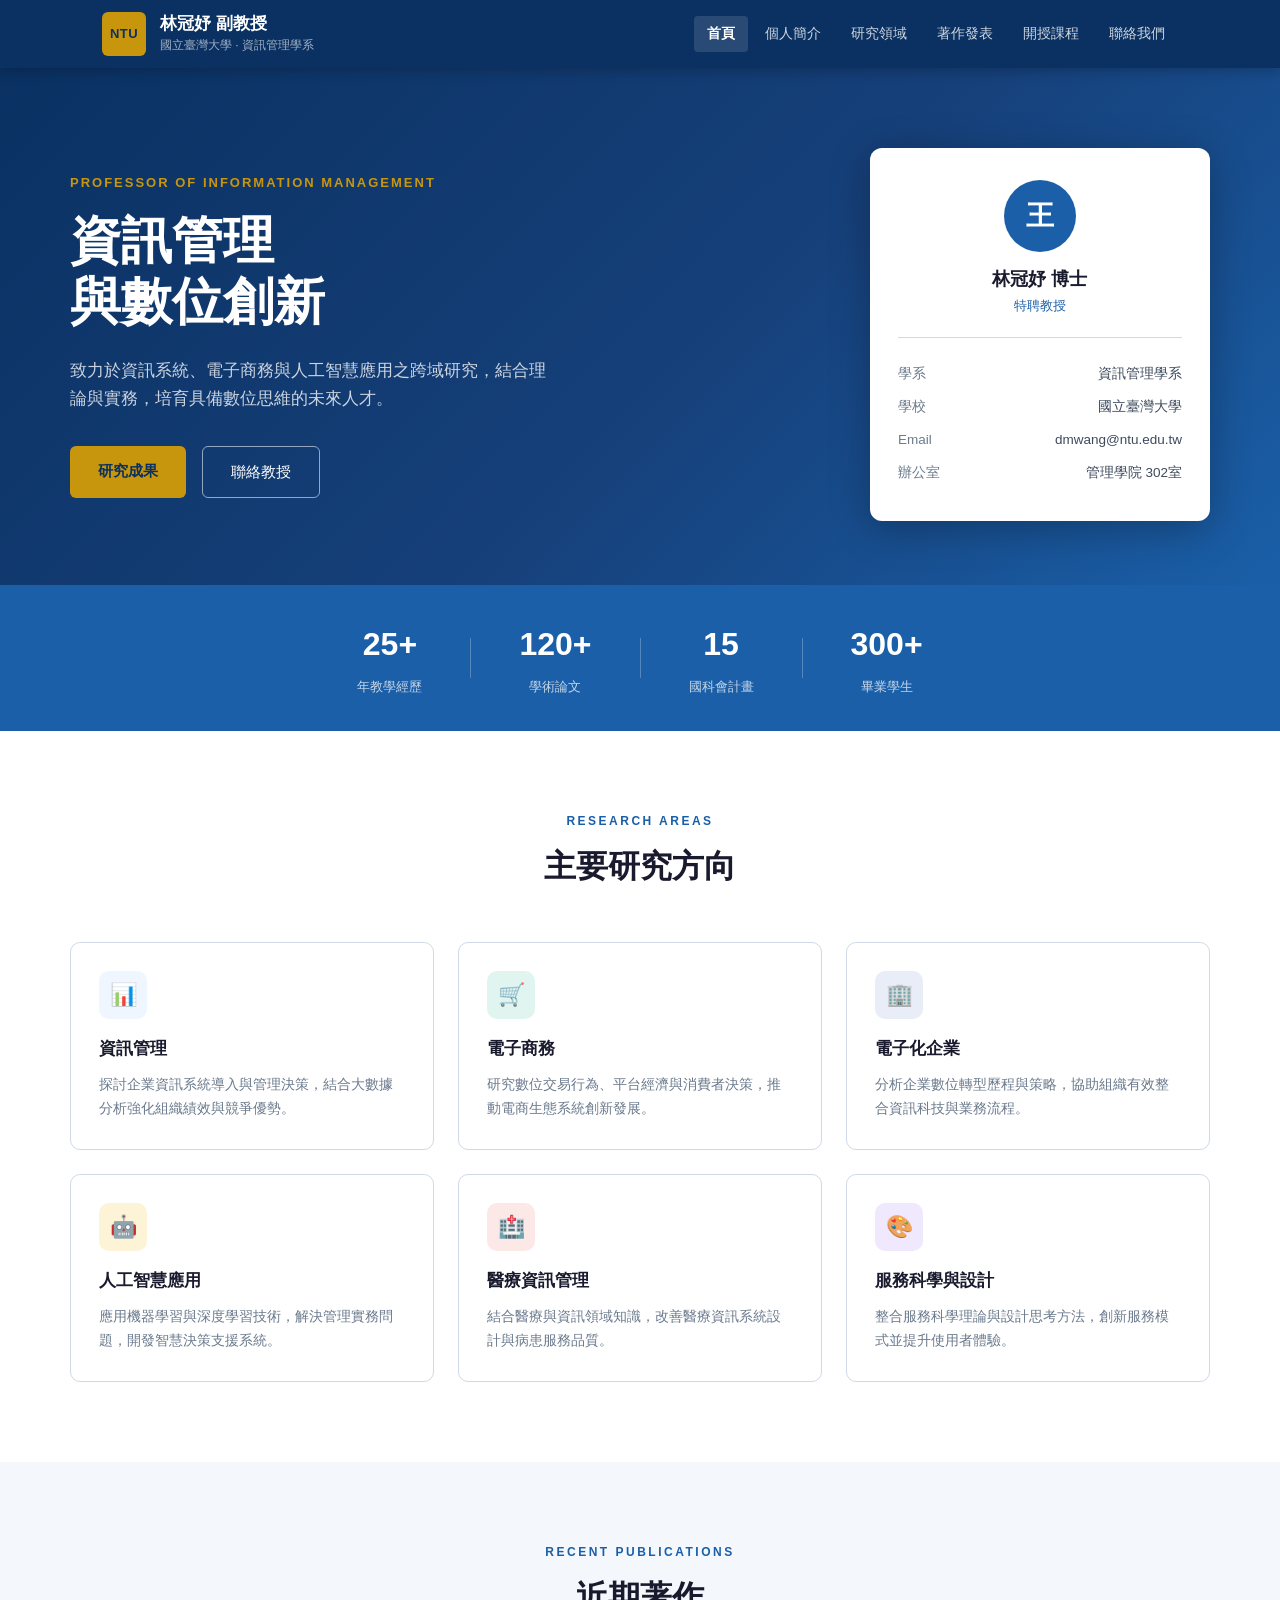
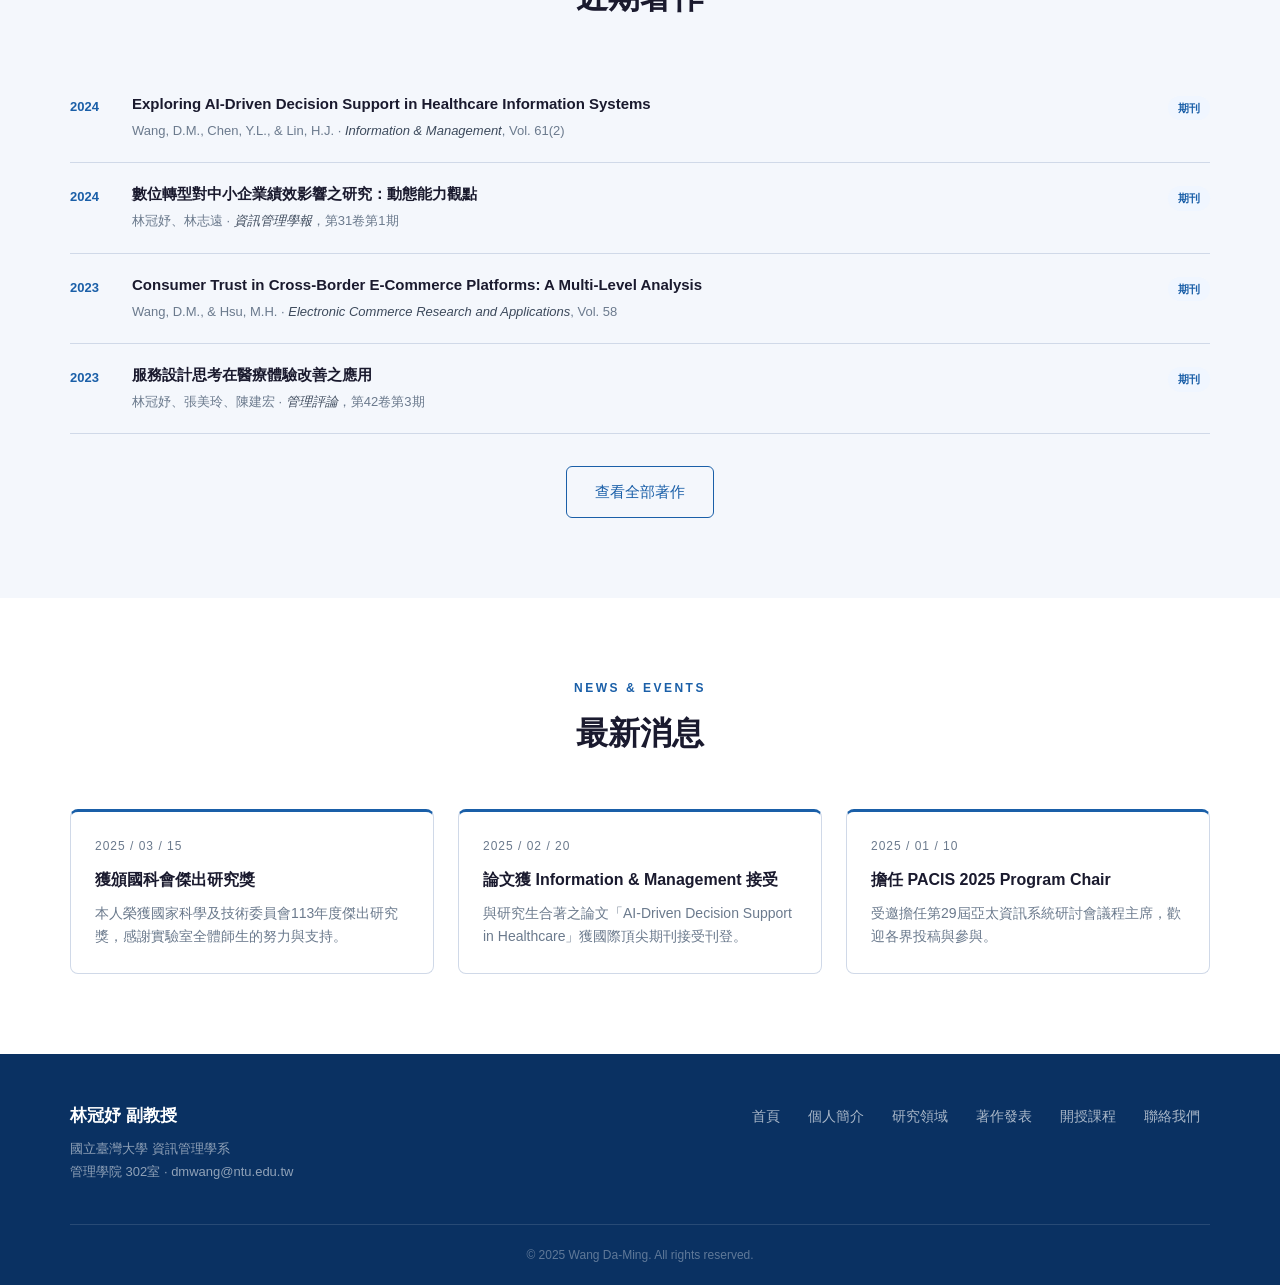
<file: index.html>
<!DOCTYPE html>
<html lang="zh-Hant">
<head>
<meta charset="UTF-8">
<meta name="viewport" content="width=device-width, initial-scale=1.0">
<title>教師個人網頁 — 林冠妤老師副教授</title>
<link rel="stylesheet" href="style.css">
</head>
<body>

<header>
  <div class="header-inner">
    <div class="logo-block">
      <div class="logo-icon">NTU</div>
      <div>
        <div class="logo-title">林冠妤 副教授</div>
        <div class="logo-sub">國立臺灣大學 · 資訊管理學系</div>
      </div>
    </div>
    <nav>
      <a href="index.html" class="active">首頁</a>
      <a href="about.html">個人簡介</a>
      <a href="research.html">研究領域</a>
      <a href="publications.html">著作發表</a>
      <a href="teaching.html">開授課程</a>
      <a href="contact.html">聯絡我們</a>
    </nav>
    <button class="menu-btn" id="menuBtn" aria-label="選單">&#9776;</button>
  </div>
</header>

<div class="mobile-nav" id="mobileNav">
  <a href="index.html">首頁</a>
  <a href="about.html">個人簡介</a>
  <a href="research.html">研究領域</a>
  <a href="publications.html">著作發表</a>
  <a href="teaching.html">開授課程</a>
  <a href="contact.html">聯絡我們</a>
</div>

<!-- Hero -->
<section class="hero">
  <div class="hero-inner">
    <div class="hero-text">
      <p class="hero-eyebrow">Professor of Information Management</p>
      <h1>資訊管理<br>與數位創新</h1>
      <p class="hero-desc">致力於資訊系統、電子商務與人工智慧應用之跨域研究，結合理論與實務，培育具備數位思維的未來人才。</p>
      <div class="hero-btns">
        <a href="research.html" class="btn-primary">研究成果</a>
        <a href="contact.html" class="btn-outline">聯絡教授</a>
      </div>
    </div>
    <div class="hero-card">
      <div class="prof-avatar">王</div>
      <div class="prof-name">林冠妤 博士</div>
      <div class="prof-title">特聘教授</div>
      <div class="prof-divider"></div>
      <div class="prof-info-row"><span class="label">學系</span><span>資訊管理學系</span></div>
      <div class="prof-info-row"><span class="label">學校</span><span>國立臺灣大學</span></div>
      <div class="prof-info-row"><span class="label">Email</span><span>dmwang@ntu.edu.tw</span></div>
      <div class="prof-info-row"><span class="label">辦公室</span><span>管理學院 302室</span></div>
    </div>
  </div>
</section>

<!-- Stats -->
<section class="stats-bar">
  <div class="stats-inner">
    <div class="stat"><span class="stat-num">25+</span><span class="stat-label">年教學經歷</span></div>
    <div class="stat-div"></div>
    <div class="stat"><span class="stat-num">120+</span><span class="stat-label">學術論文</span></div>
    <div class="stat-div"></div>
    <div class="stat"><span class="stat-num">15</span><span class="stat-label">國科會計畫</span></div>
    <div class="stat-div"></div>
    <div class="stat"><span class="stat-num">300+</span><span class="stat-label">畢業學生</span></div>
  </div>
</section>

<!-- Research Focus -->
<section class="section">
  <div class="container">
    <div class="section-header">
      <p class="eyebrow">Research Areas</p>
      <h2>主要研究方向</h2>
    </div>
    <div class="cards-grid">
      <div class="card">
        <div class="card-icon blue">📊</div>
        <h3>資訊管理</h3>
        <p>探討企業資訊系統導入與管理決策，結合大數據分析強化組織績效與競爭優勢。</p>
      </div>
      <div class="card">
        <div class="card-icon teal">🛒</div>
        <h3>電子商務</h3>
        <p>研究數位交易行為、平台經濟與消費者決策，推動電商生態系統創新發展。</p>
      </div>
      <div class="card">
        <div class="card-icon navy">🏢</div>
        <h3>電子化企業</h3>
        <p>分析企業數位轉型歷程與策略，協助組織有效整合資訊科技與業務流程。</p>
      </div>
      <div class="card">
        <div class="card-icon gold">🤖</div>
        <h3>人工智慧應用</h3>
        <p>應用機器學習與深度學習技術，解決管理實務問題，開發智慧決策支援系統。</p>
      </div>
      <div class="card">
        <div class="card-icon red">🏥</div>
        <h3>醫療資訊管理</h3>
        <p>結合醫療與資訊領域知識，改善醫療資訊系統設計與病患服務品質。</p>
      </div>
      <div class="card">
        <div class="card-icon purple">🎨</div>
        <h3>服務科學與設計</h3>
        <p>整合服務科學理論與設計思考方法，創新服務模式並提升使用者體驗。</p>
      </div>
    </div>
  </div>
</section>

<!-- Recent Publications -->
<section class="section bg-light">
  <div class="container">
    <div class="section-header">
      <p class="eyebrow">Recent Publications</p>
      <h2>近期著作</h2>
    </div>
    <div class="pub-list">
      <div class="pub-item">
        <span class="pub-year">2024</span>
        <div class="pub-content">
          <div class="pub-title">Exploring AI-Driven Decision Support in Healthcare Information Systems</div>
          <div class="pub-meta">Wang, D.M., Chen, Y.L., & Lin, H.J. · <em>Information & Management</em>, Vol. 61(2)</div>
        </div>
        <span class="pub-badge journal">期刊</span>
      </div>
      <div class="pub-item">
        <span class="pub-year">2024</span>
        <div class="pub-content">
          <div class="pub-title">數位轉型對中小企業績效影響之研究：動態能力觀點</div>
          <div class="pub-meta">林冠妤、林志遠 · <em>資訊管理學報</em>，第31卷第1期</div>
        </div>
        <span class="pub-badge journal">期刊</span>
      </div>
      <div class="pub-item">
        <span class="pub-year">2023</span>
        <div class="pub-content">
          <div class="pub-title">Consumer Trust in Cross-Border E-Commerce Platforms: A Multi-Level Analysis</div>
          <div class="pub-meta">Wang, D.M., & Hsu, M.H. · <em>Electronic Commerce Research and Applications</em>, Vol. 58</div>
        </div>
        <span class="pub-badge journal">期刊</span>
      </div>
      <div class="pub-item">
        <span class="pub-year">2023</span>
        <div class="pub-content">
          <div class="pub-title">服務設計思考在醫療體驗改善之應用</div>
          <div class="pub-meta">林冠妤、張美玲、陳建宏 · <em>管理評論</em>，第42卷第3期</div>
        </div>
        <span class="pub-badge journal">期刊</span>
      </div>
    </div>
    <div class="center-btn">
      <a href="publications.html" class="btn-outline">查看全部著作</a>
    </div>
  </div>
</section>

<!-- News -->
<section class="section">
  <div class="container">
    <div class="section-header">
      <p class="eyebrow">News & Events</p>
      <h2>最新消息</h2>
    </div>
    <div class="news-grid">
      <div class="news-card">
        <div class="news-date">2025 / 03 / 15</div>
        <div class="news-title">獲頒國科會傑出研究獎</div>
        <p class="news-body">本人榮獲國家科學及技術委員會113年度傑出研究獎，感謝實驗室全體師生的努力與支持。</p>
      </div>
      <div class="news-card">
        <div class="news-date">2025 / 02 / 20</div>
        <div class="news-title">論文獲 Information & Management 接受</div>
        <p class="news-body">與研究生合著之論文「AI-Driven Decision Support in Healthcare」獲國際頂尖期刊接受刊登。</p>
      </div>
      <div class="news-card">
        <div class="news-date">2025 / 01 / 10</div>
        <div class="news-title">擔任 PACIS 2025 Program Chair</div>
        <p class="news-body">受邀擔任第29屆亞太資訊系統研討會議程主席，歡迎各界投稿與參與。</p>
      </div>
    </div>
  </div>
</section>

<footer>
  <div class="footer-inner">
    <div class="footer-left">
      <div class="footer-name">林冠妤 副教授</div>
      <div class="footer-sub">國立臺灣大學 資訊管理學系</div>
      <div class="footer-sub">管理學院 302室 · dmwang@ntu.edu.tw</div>
    </div>
    <div class="footer-links">
      <a href="index.html">首頁</a>
      <a href="about.html">個人簡介</a>
      <a href="research.html">研究領域</a>
      <a href="publications.html">著作發表</a>
      <a href="teaching.html">開授課程</a>
      <a href="contact.html">聯絡我們</a>
    </div>
  </div>
  <div class="footer-bottom">© 2025 Wang Da-Ming. All rights reserved.</div>
</footer>

<script>
  const btn = document.getElementById('menuBtn');
  const nav = document.getElementById('mobileNav');
  btn.addEventListener('click', () => nav.classList.toggle('open'));
</script>
</body>
</html>
</file>
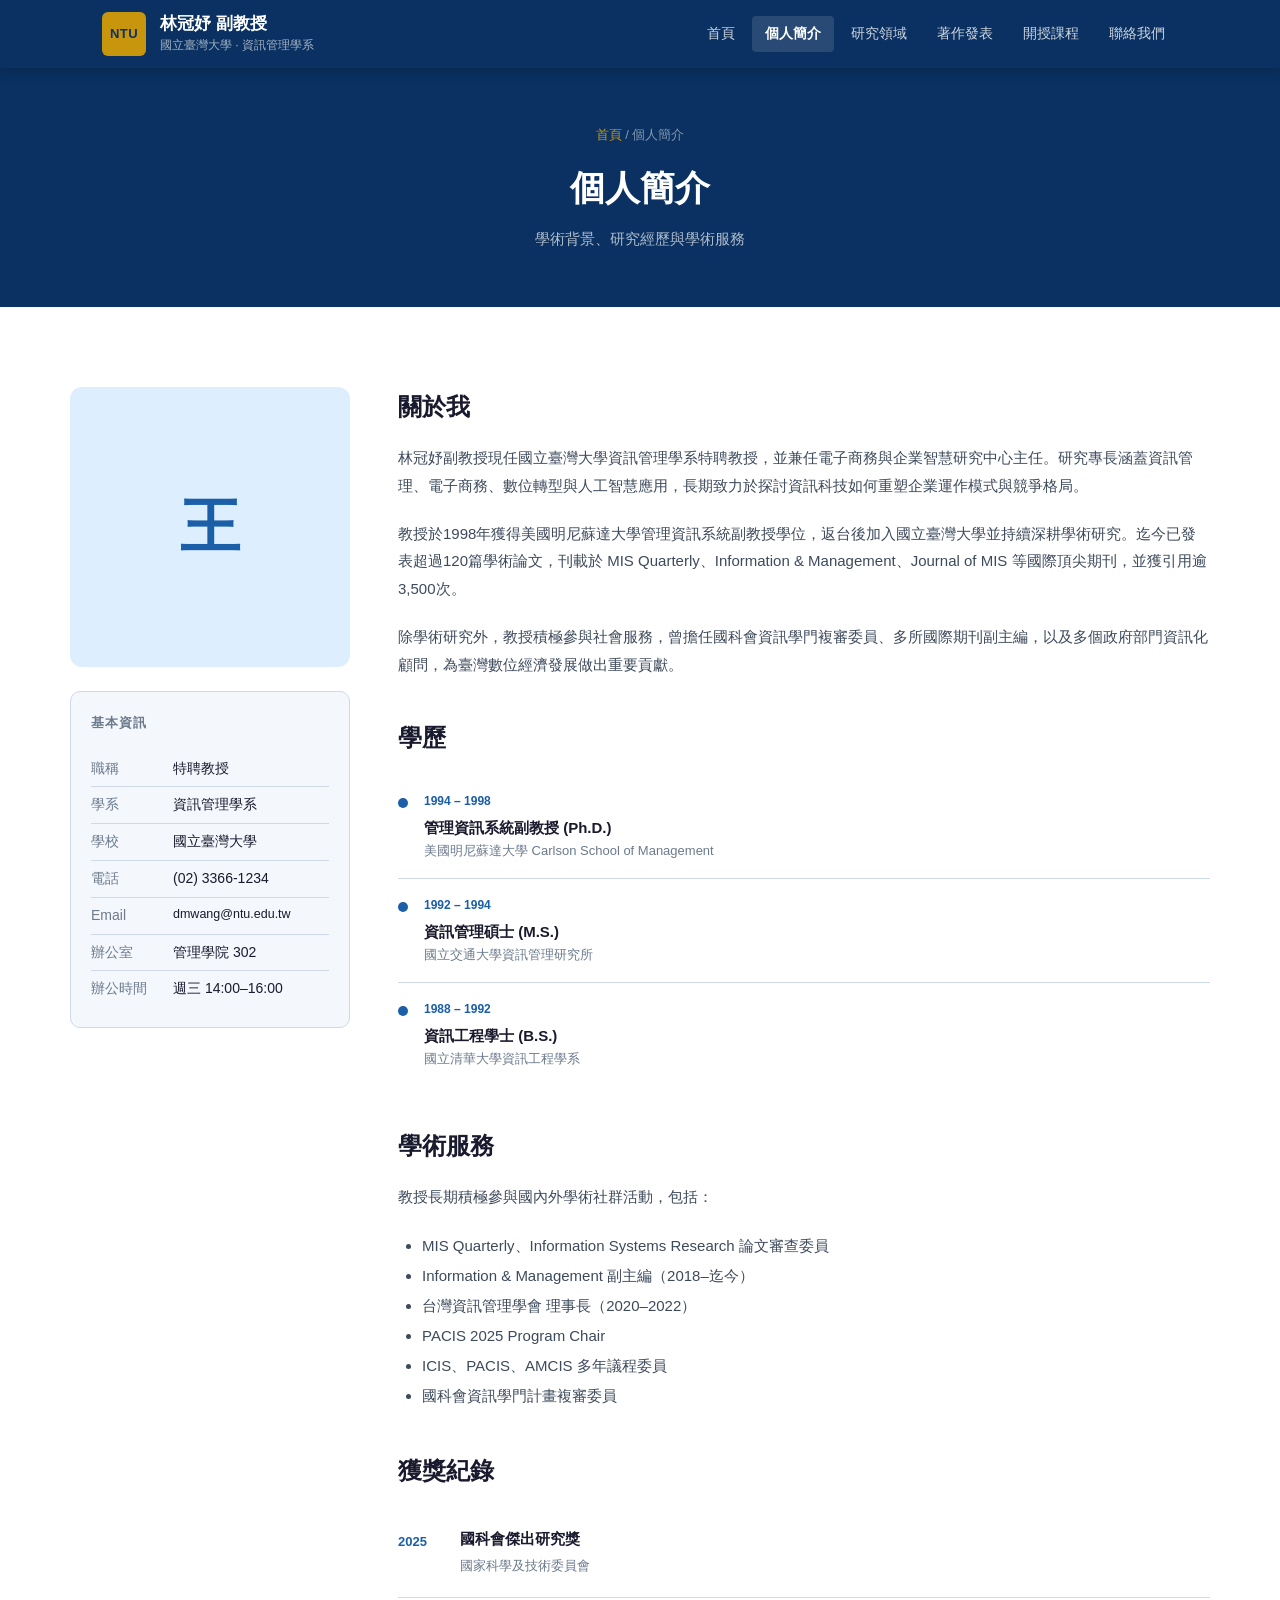
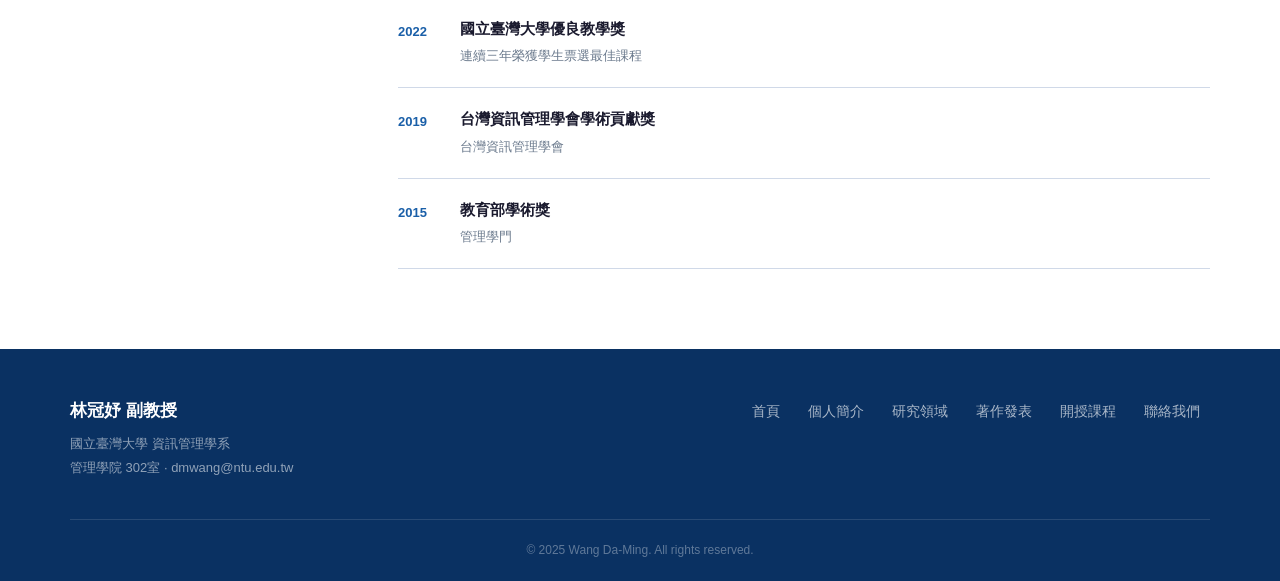
<file: about.html>
<!DOCTYPE html>
<html lang="zh-Hant">
<head>
<meta charset="UTF-8">
<meta name="viewport" content="width=device-width, initial-scale=1.0">
<title>個人簡介 — 林冠妤副教授</title>
<link rel="stylesheet" href="style.css">
</head>
<body>

<header>
  <div class="header-inner">
    <div class="logo-block">
      <div class="logo-icon">NTU</div>
      <div>
        <div class="logo-title">林冠妤 副教授</div>
        <div class="logo-sub">國立臺灣大學 · 資訊管理學系</div>
      </div>
    </div>
    <nav>
      <a href="index.html">首頁</a>
      <a href="about.html" class="active">個人簡介</a>
      <a href="research.html">研究領域</a>
      <a href="publications.html">著作發表</a>
      <a href="teaching.html">開授課程</a>
      <a href="contact.html">聯絡我們</a>
    </nav>
    <button class="menu-btn" id="menuBtn" aria-label="選單">&#9776;</button>
  </div>
</header>
<div class="mobile-nav" id="mobileNav">
  <a href="index.html">首頁</a>
  <a href="about.html">個人簡介</a>
  <a href="research.html">研究領域</a>
  <a href="publications.html">著作發表</a>
  <a href="teaching.html">開授課程</a>
  <a href="contact.html">聯絡我們</a>
</div>

<div class="page-hero">
  <div class="breadcrumb"><a href="index.html">首頁</a> / 個人簡介</div>
  <h1>個人簡介</h1>
  <p>學術背景、研究經歷與學術服務</p>
</div>

<section class="section">
  <div class="container">
    <div class="about-grid">
      <div class="about-sidebar">
        <div class="avatar-lg">王</div>
        <div class="sidebar-card">
          <h4>基本資訊</h4>
          <div class="sidebar-row"><span class="k">職稱</span><span class="v">特聘教授</span></div>
          <div class="sidebar-row"><span class="k">學系</span><span class="v">資訊管理學系</span></div>
          <div class="sidebar-row"><span class="k">學校</span><span class="v">國立臺灣大學</span></div>
          <div class="sidebar-row"><span class="k">電話</span><span class="v">(02) 3366-1234</span></div>
          <div class="sidebar-row"><span class="k">Email</span><span class="v" style="font-size:12.5px">dmwang@ntu.edu.tw</span></div>
          <div class="sidebar-row"><span class="k">辦公室</span><span class="v">管理學院 302</span></div>
          <div class="sidebar-row"><span class="k">辦公時間</span><span class="v">週三 14:00–16:00</span></div>
        </div>
      </div>

      <div class="about-content">
        <h2>關於我</h2>
        <p>林冠妤副教授現任國立臺灣大學資訊管理學系特聘教授，並兼任電子商務與企業智慧研究中心主任。研究專長涵蓋資訊管理、電子商務、數位轉型與人工智慧應用，長期致力於探討資訊科技如何重塑企業運作模式與競爭格局。</p>
        <p>教授於1998年獲得美國明尼蘇達大學管理資訊系統副教授學位，返台後加入國立臺灣大學並持續深耕學術研究。迄今已發表超過120篇學術論文，刊載於 MIS Quarterly、Information & Management、Journal of MIS 等國際頂尖期刊，並獲引用逾3,500次。</p>
        <p>除學術研究外，教授積極參與社會服務，曾擔任國科會資訊學門複審委員、多所國際期刊副主編，以及多個政府部門資訊化顧問，為臺灣數位經濟發展做出重要貢獻。</p>

        <h2 style="margin-top:2.5rem">學歷</h2>
        <div style="margin-top: 1rem;">
          <div class="edu-item">
            <div class="edu-dot"></div>
            <div>
              <div class="edu-year">1994 – 1998</div>
              <div class="edu-degree">管理資訊系統副教授 (Ph.D.)</div>
              <div class="edu-school">美國明尼蘇達大學 Carlson School of Management</div>
            </div>
          </div>
          <div class="edu-item">
            <div class="edu-dot"></div>
            <div>
              <div class="edu-year">1992 – 1994</div>
              <div class="edu-degree">資訊管理碩士 (M.S.)</div>
              <div class="edu-school">國立交通大學資訊管理研究所</div>
            </div>
          </div>
          <div class="edu-item">
            <div class="edu-dot"></div>
            <div>
              <div class="edu-year">1988 – 1992</div>
              <div class="edu-degree">資訊工程學士 (B.S.)</div>
              <div class="edu-school">國立清華大學資訊工程學系</div>
            </div>
          </div>
        </div>

        <h2 style="margin-top:2.5rem">學術服務</h2>
        <p>教授長期積極參與國內外學術社群活動，包括：</p>
        <ul style="margin-left:1.5rem; margin-top:0.75rem; color: var(--text-mid); font-size:15px; line-height:2;">
          <li>MIS Quarterly、Information Systems Research 論文審查委員</li>
          <li>Information & Management 副主編（2018–迄今）</li>
          <li>台灣資訊管理學會 理事長（2020–2022）</li>
          <li>PACIS 2025 Program Chair</li>
          <li>ICIS、PACIS、AMCIS 多年議程委員</li>
          <li>國科會資訊學門計畫複審委員</li>
        </ul>

        <h2 style="margin-top:2.5rem">獲獎紀錄</h2>
        <div class="pub-list" style="margin-bottom:0;">
          <div class="pub-item">
            <span class="pub-year">2025</span>
            <div class="pub-content"><div class="pub-title">國科會傑出研究獎</div><div class="pub-meta">國家科學及技術委員會</div></div>
          </div>
          <div class="pub-item">
            <span class="pub-year">2022</span>
            <div class="pub-content"><div class="pub-title">國立臺灣大學優良教學獎</div><div class="pub-meta">連續三年榮獲學生票選最佳課程</div></div>
          </div>
          <div class="pub-item">
            <span class="pub-year">2019</span>
            <div class="pub-content"><div class="pub-title">台灣資訊管理學會學術貢獻獎</div><div class="pub-meta">台灣資訊管理學會</div></div>
          </div>
          <div class="pub-item">
            <span class="pub-year">2015</span>
            <div class="pub-content"><div class="pub-title">教育部學術獎</div><div class="pub-meta">管理學門</div></div>
          </div>
        </div>
      </div>
    </div>
  </div>
</section>

<footer>
  <div class="footer-inner">
    <div class="footer-left">
      <div class="footer-name">林冠妤 副教授</div>
      <div class="footer-sub">國立臺灣大學 資訊管理學系</div>
      <div class="footer-sub">管理學院 302室 · dmwang@ntu.edu.tw</div>
    </div>
    <div class="footer-links">
      <a href="index.html">首頁</a>
      <a href="about.html">個人簡介</a>
      <a href="research.html">研究領域</a>
      <a href="publications.html">著作發表</a>
      <a href="teaching.html">開授課程</a>
      <a href="contact.html">聯絡我們</a>
    </div>
  </div>
  <div class="footer-bottom">© 2025 Wang Da-Ming. All rights reserved.</div>
</footer>

<script>
  document.getElementById('menuBtn').addEventListener('click', () =>
    document.getElementById('mobileNav').classList.toggle('open'));
</script>
</body>
</html>
</file>
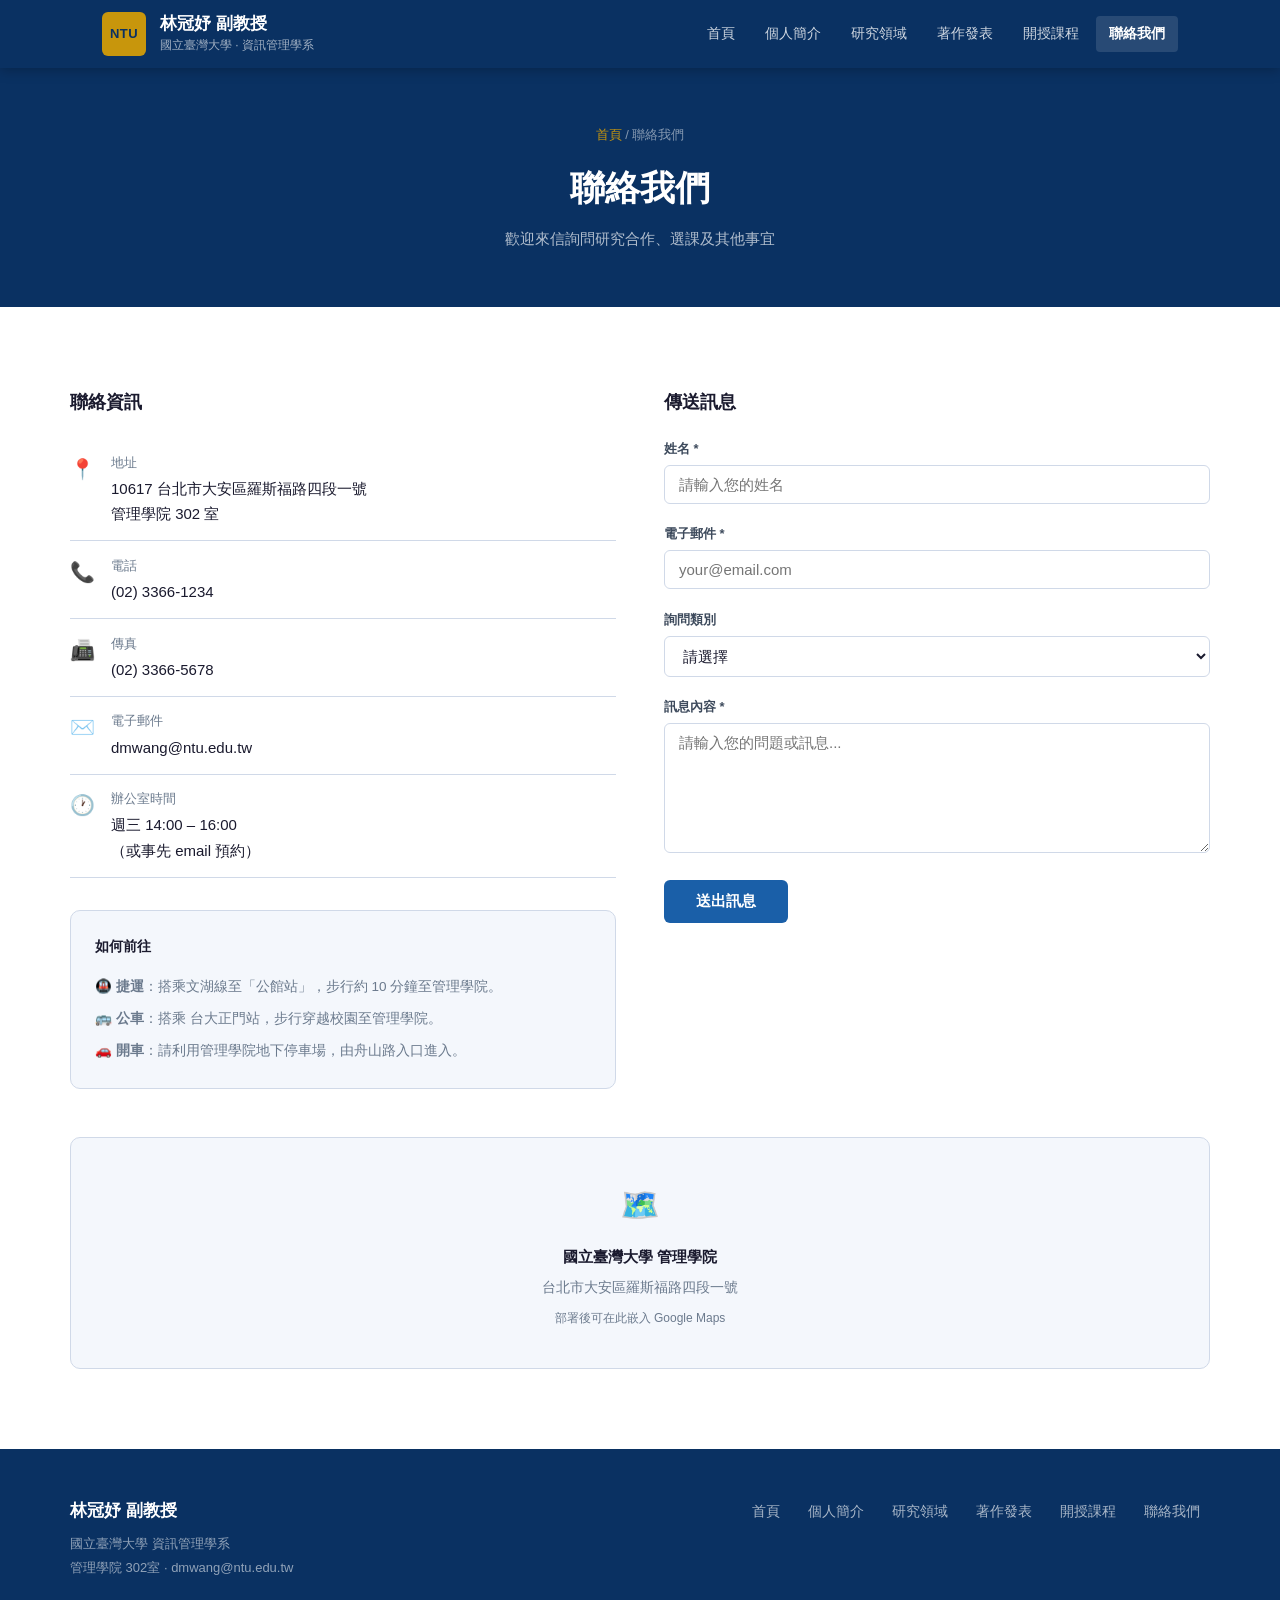
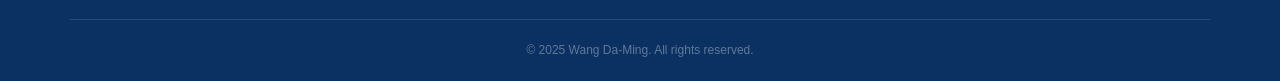
<file: contact.html>
<!DOCTYPE html>
<html lang="zh-Hant">
<head>
<meta charset="UTF-8">
<meta name="viewport" content="width=device-width, initial-scale=1.0">
<title>聯絡我們 — 林冠妤副教授</title>
<link rel="stylesheet" href="style.css">
</head>
<body>

<header>
  <div class="header-inner">
    <div class="logo-block">
      <div class="logo-icon">NTU</div>
      <div>
        <div class="logo-title">林冠妤 副教授</div>
        <div class="logo-sub">國立臺灣大學 · 資訊管理學系</div>
      </div>
    </div>
    <nav>
      <a href="index.html">首頁</a>
      <a href="about.html">個人簡介</a>
      <a href="research.html">研究領域</a>
      <a href="publications.html">著作發表</a>
      <a href="teaching.html">開授課程</a>
      <a href="contact.html" class="active">聯絡我們</a>
    </nav>
    <button class="menu-btn" id="menuBtn" aria-label="選單">&#9776;</button>
  </div>
</header>
<div class="mobile-nav" id="mobileNav">
  <a href="index.html">首頁</a>
  <a href="about.html">個人簡介</a>
  <a href="research.html">研究領域</a>
  <a href="publications.html">著作發表</a>
  <a href="teaching.html">開授課程</a>
  <a href="contact.html">聯絡我們</a>
</div>

<div class="page-hero">
  <div class="breadcrumb"><a href="index.html">首頁</a> / 聯絡我們</div>
  <h1>聯絡我們</h1>
  <p>歡迎來信詢問研究合作、選課及其他事宜</p>
</div>

<section class="section">
  <div class="container">
    <div class="contact-grid">

      <div class="contact-info-block">
        <h3>聯絡資訊</h3>
        <div class="contact-row">
          <span class="ci">📍</span>
          <div>
            <div class="ck">地址</div>
            <div class="cv">10617 台北市大安區羅斯福路四段一號<br>管理學院 302 室</div>
          </div>
        </div>
        <div class="contact-row">
          <span class="ci">📞</span>
          <div>
            <div class="ck">電話</div>
            <div class="cv">(02) 3366-1234</div>
          </div>
        </div>
        <div class="contact-row">
          <span class="ci">📠</span>
          <div>
            <div class="ck">傳真</div>
            <div class="cv">(02) 3366-5678</div>
          </div>
        </div>
        <div class="contact-row">
          <span class="ci">✉️</span>
          <div>
            <div class="ck">電子郵件</div>
            <div class="cv">dmwang@ntu.edu.tw</div>
          </div>
        </div>
        <div class="contact-row">
          <span class="ci">🕐</span>
          <div>
            <div class="ck">辦公室時間</div>
            <div class="cv">週三 14:00 – 16:00<br>（或事先 email 預約）</div>
          </div>
        </div>

        <div style="margin-top:2rem; background: var(--bg-light); border-radius:10px; padding:1.5rem; border:1px solid var(--border);">
          <h4 style="font-size:14px; font-weight:700; color: var(--text-dark); margin-bottom:1rem;">如何前往</h4>
          <p style="font-size:13.5px; color: var(--text-muted); line-height:1.8; margin-bottom:0.5rem;">
            🚇 <strong>捷運</strong>：搭乘文湖線至「公館站」，步行約 10 分鐘至管理學院。
          </p>
          <p style="font-size:13.5px; color: var(--text-muted); line-height:1.8; margin-bottom:0.5rem;">
            🚌 <strong>公車</strong>：搭乘 台大正門站，步行穿越校園至管理學院。
          </p>
          <p style="font-size:13.5px; color: var(--text-muted); line-height:1.8;">
            🚗 <strong>開車</strong>：請利用管理學院地下停車場，由舟山路入口進入。
          </p>
        </div>
      </div>

      <div class="contact-form-wrap">
        <h3>傳送訊息</h3>
        <div id="contactForm">
          <div class="form-group">
            <label for="name">姓名 *</label>
            <input type="text" id="name" placeholder="請輸入您的姓名">
          </div>
          <div class="form-group">
            <label for="email">電子郵件 *</label>
            <input type="email" id="email" placeholder="your@email.com">
          </div>
          <div class="form-group">
            <label for="subject">詢問類別</label>
            <select id="subject">
              <option value="">請選擇</option>
              <option value="research">研究合作</option>
              <option value="student">研究生申請</option>
              <option value="course">課程相關</option>
              <option value="media">媒體採訪</option>
              <option value="other">其他</option>
            </select>
          </div>
          <div class="form-group">
            <label for="message">訊息內容 *</label>
            <textarea id="message" placeholder="請輸入您的問題或訊息..."></textarea>
          </div>
          <button class="submit-btn" onclick="handleSubmit()">送出訊息</button>
        </div>
        <div id="successMsg" style="display:none; background:#e8f8ef; border:1px solid #5dcaa5; border-radius:8px; padding:1.5rem; color:#0f6e56; text-align:center;">
          <div style="font-size:28px; margin-bottom:0.5rem;">✅</div>
          <strong>訊息已送出！</strong><br>
          <span style="font-size:14px;">我們將於 1–3 個工作天內回覆您的來信。</span>
        </div>
      </div>

    </div>

    <div class="map-placeholder" style="margin-top:3rem;">
      <div style="font-size:32px; margin-bottom:0.75rem;">🗺️</div>
      <p style="font-size:15px; font-weight:600; color: var(--text-dark); margin-bottom:0.4rem;">國立臺灣大學 管理學院</p>
      <p>台北市大安區羅斯福路四段一號</p>
      <p style="margin-top:0.5rem; font-size:12px; color: var(--text-muted);">部署後可在此嵌入 Google Maps</p>
    </div>

  </div>
</section>

<footer>
  <div class="footer-inner">
    <div class="footer-left">
      <div class="footer-name">林冠妤 副教授</div>
      <div class="footer-sub">國立臺灣大學 資訊管理學系</div>
      <div class="footer-sub">管理學院 302室 · dmwang@ntu.edu.tw</div>
    </div>
    <div class="footer-links">
      <a href="index.html">首頁</a>
      <a href="about.html">個人簡介</a>
      <a href="research.html">研究領域</a>
      <a href="publications.html">著作發表</a>
      <a href="teaching.html">開授課程</a>
      <a href="contact.html">聯絡我們</a>
    </div>
  </div>
  <div class="footer-bottom">© 2025 Wang Da-Ming. All rights reserved.</div>
</footer>

<script>
  document.getElementById('menuBtn').addEventListener('click', () =>
    document.getElementById('mobileNav').classList.toggle('open'));
  function handleSubmit() {
    const name = document.getElementById('name').value;
    const email = document.getElementById('email').value;
    const msg = document.getElementById('message').value;
    if (!name || !email || !msg) { alert('請填寫必填欄位（姓名、Email、訊息）'); return; }
    document.getElementById('contactForm').style.display = 'none';
    document.getElementById('successMsg').style.display = 'block';
  }
</script>
</body>
</html>
</file>
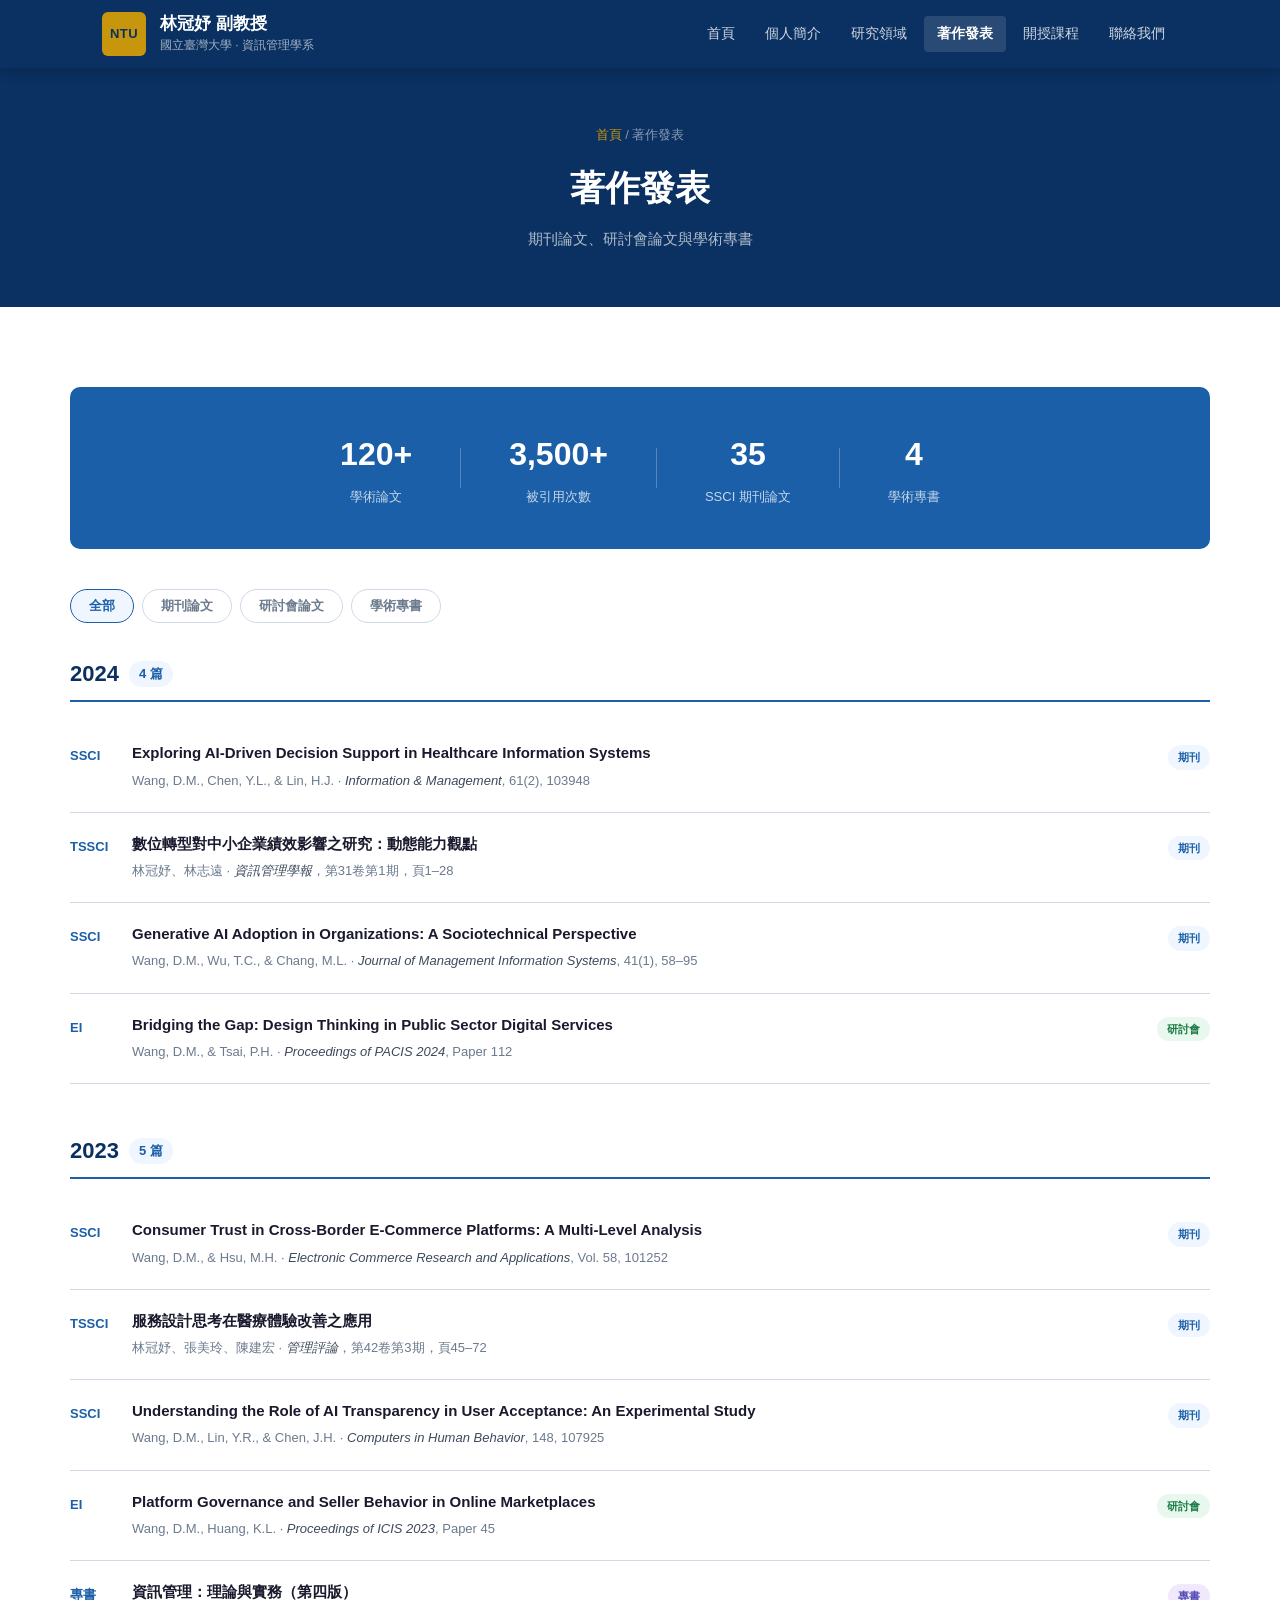
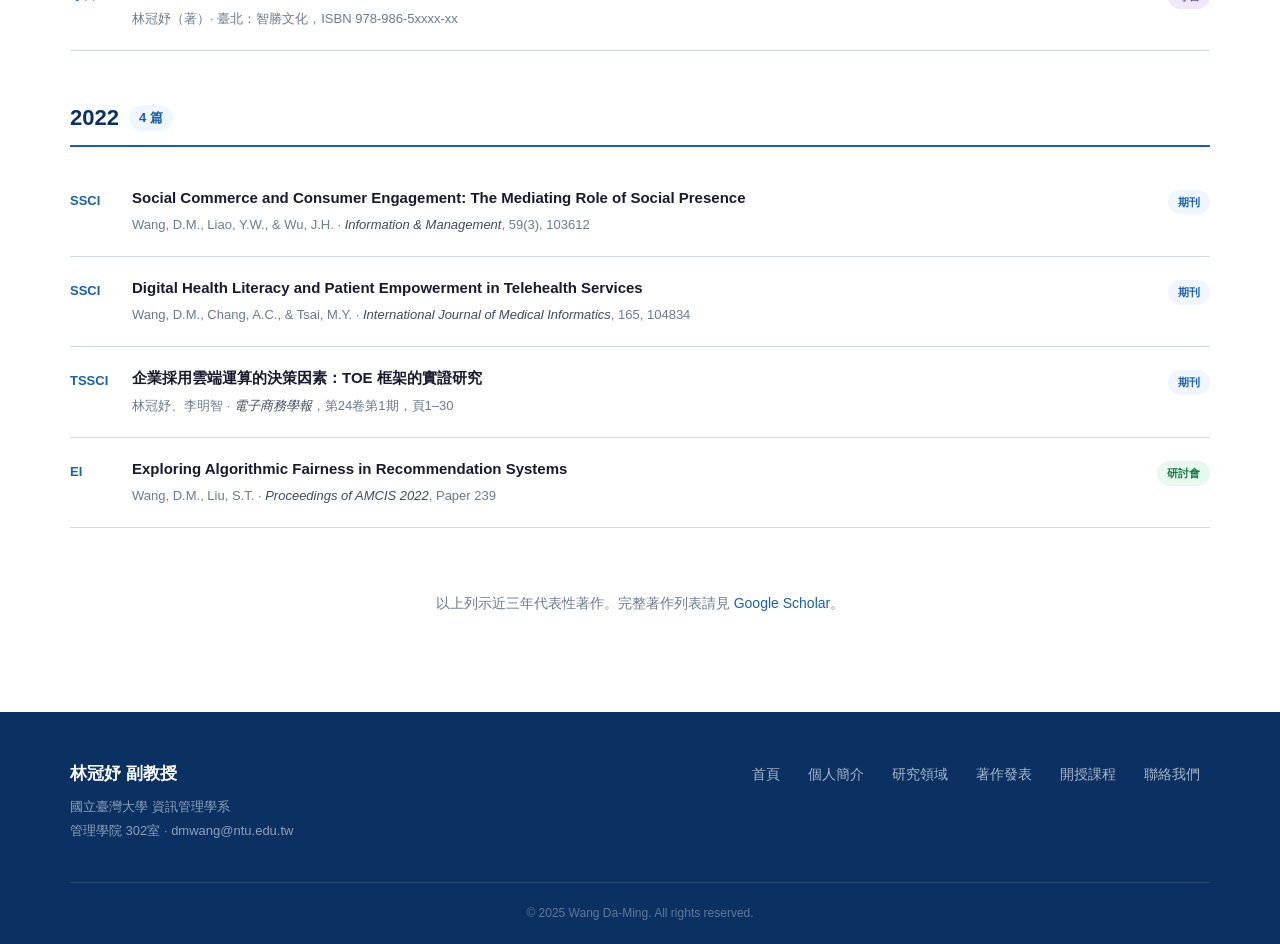
<file: publications.html>
<!DOCTYPE html>
<html lang="zh-Hant">
<head>
<meta charset="UTF-8">
<meta name="viewport" content="width=device-width, initial-scale=1.0">
<title>著作發表 — 林冠妤副教授</title>
<link rel="stylesheet" href="style.css">
<style>
.filter-bar { display:flex; gap:8px; flex-wrap:wrap; margin-bottom:2rem; }
.filter-btn { padding:7px 18px; border-radius:20px; border:1.5px solid var(--border); background:#fff; font-size:13px; font-weight:600; color: var(--text-muted); cursor:pointer; transition:all 0.15s; }
.filter-btn:hover, .filter-btn.active { border-color: var(--blue-main); background: var(--blue-pale); color: var(--blue-main); }
.pub-group { margin-bottom:3rem; }
.pub-group-year { font-size:22px; font-weight:700; color: var(--blue-dark); border-bottom:2px solid var(--blue-main); padding-bottom:8px; margin-bottom:1.25rem; display:flex; align-items:center; gap:10px; }
.pub-group-year .count { font-size:13px; font-weight:600; background: var(--blue-pale); color: var(--blue-main); padding:2px 10px; border-radius:20px; }
</style>
</head>
<body>

<header>
  <div class="header-inner">
    <div class="logo-block">
      <div class="logo-icon">NTU</div>
      <div>
        <div class="logo-title">林冠妤 副教授</div>
        <div class="logo-sub">國立臺灣大學 · 資訊管理學系</div>
      </div>
    </div>
    <nav>
      <a href="index.html">首頁</a>
      <a href="about.html">個人簡介</a>
      <a href="research.html">研究領域</a>
      <a href="publications.html" class="active">著作發表</a>
      <a href="teaching.html">開授課程</a>
      <a href="contact.html">聯絡我們</a>
    </nav>
    <button class="menu-btn" id="menuBtn" aria-label="選單">&#9776;</button>
  </div>
</header>
<div class="mobile-nav" id="mobileNav">
  <a href="index.html">首頁</a>
  <a href="about.html">個人簡介</a>
  <a href="research.html">研究領域</a>
  <a href="publications.html">著作發表</a>
  <a href="teaching.html">開授課程</a>
  <a href="contact.html">聯絡我們</a>
</div>

<div class="page-hero">
  <div class="breadcrumb"><a href="index.html">首頁</a> / 著作發表</div>
  <h1>著作發表</h1>
  <p>期刊論文、研討會論文與學術專書</p>
</div>

<section class="section">
  <div class="container">

    <div class="stats-bar" style="border-radius:10px; margin-bottom:2.5rem;">
      <div class="stats-inner" style="padding: 0.5rem 0;">
        <div class="stat"><span class="stat-num">120+</span><span class="stat-label">學術論文</span></div>
        <div class="stat-div"></div>
        <div class="stat"><span class="stat-num">3,500+</span><span class="stat-label">被引用次數</span></div>
        <div class="stat-div"></div>
        <div class="stat"><span class="stat-num">35</span><span class="stat-label">SSCI 期刊論文</span></div>
        <div class="stat-div"></div>
        <div class="stat"><span class="stat-num">4</span><span class="stat-label">學術專書</span></div>
      </div>
    </div>

    <div class="filter-bar" id="filterBar">
      <button class="filter-btn active" data-filter="all">全部</button>
      <button class="filter-btn" data-filter="journal">期刊論文</button>
      <button class="filter-btn" data-filter="conf">研討會論文</button>
      <button class="filter-btn" data-filter="book">學術專書</button>
    </div>

    <!-- 2024 -->
    <div class="pub-group" data-type="journal">
      <div class="pub-group-year">2024 <span class="count">4 篇</span></div>
      <div class="pub-list">
        <div class="pub-item">
          <span class="pub-year">SSCI</span>
          <div class="pub-content">
            <div class="pub-title">Exploring AI-Driven Decision Support in Healthcare Information Systems</div>
            <div class="pub-meta">Wang, D.M., Chen, Y.L., & Lin, H.J. · <em>Information & Management</em>, 61(2), 103948</div>
          </div>
          <span class="pub-badge journal">期刊</span>
        </div>
        <div class="pub-item">
          <span class="pub-year">TSSCI</span>
          <div class="pub-content">
            <div class="pub-title">數位轉型對中小企業績效影響之研究：動態能力觀點</div>
            <div class="pub-meta">林冠妤、林志遠 · <em>資訊管理學報</em>，第31卷第1期，頁1–28</div>
          </div>
          <span class="pub-badge journal">期刊</span>
        </div>
        <div class="pub-item">
          <span class="pub-year">SSCI</span>
          <div class="pub-content">
            <div class="pub-title">Generative AI Adoption in Organizations: A Sociotechnical Perspective</div>
            <div class="pub-meta">Wang, D.M., Wu, T.C., & Chang, M.L. · <em>Journal of Management Information Systems</em>, 41(1), 58–95</div>
          </div>
          <span class="pub-badge journal">期刊</span>
        </div>
        <div class="pub-item">
          <span class="pub-year">EI</span>
          <div class="pub-content">
            <div class="pub-title">Bridging the Gap: Design Thinking in Public Sector Digital Services</div>
            <div class="pub-meta">Wang, D.M., & Tsai, P.H. · <em>Proceedings of PACIS 2024</em>, Paper 112</div>
          </div>
          <span class="pub-badge conf">研討會</span>
        </div>
      </div>
    </div>

    <!-- 2023 -->
    <div class="pub-group">
      <div class="pub-group-year">2023 <span class="count">5 篇</span></div>
      <div class="pub-list">
        <div class="pub-item">
          <span class="pub-year">SSCI</span>
          <div class="pub-content">
            <div class="pub-title">Consumer Trust in Cross-Border E-Commerce Platforms: A Multi-Level Analysis</div>
            <div class="pub-meta">Wang, D.M., & Hsu, M.H. · <em>Electronic Commerce Research and Applications</em>, Vol. 58, 101252</div>
          </div>
          <span class="pub-badge journal">期刊</span>
        </div>
        <div class="pub-item">
          <span class="pub-year">TSSCI</span>
          <div class="pub-content">
            <div class="pub-title">服務設計思考在醫療體驗改善之應用</div>
            <div class="pub-meta">林冠妤、張美玲、陳建宏 · <em>管理評論</em>，第42卷第3期，頁45–72</div>
          </div>
          <span class="pub-badge journal">期刊</span>
        </div>
        <div class="pub-item">
          <span class="pub-year">SSCI</span>
          <div class="pub-content">
            <div class="pub-title">Understanding the Role of AI Transparency in User Acceptance: An Experimental Study</div>
            <div class="pub-meta">Wang, D.M., Lin, Y.R., & Chen, J.H. · <em>Computers in Human Behavior</em>, 148, 107925</div>
          </div>
          <span class="pub-badge journal">期刊</span>
        </div>
        <div class="pub-item">
          <span class="pub-year">EI</span>
          <div class="pub-content">
            <div class="pub-title">Platform Governance and Seller Behavior in Online Marketplaces</div>
            <div class="pub-meta">Wang, D.M., Huang, K.L. · <em>Proceedings of ICIS 2023</em>, Paper 45</div>
          </div>
          <span class="pub-badge conf">研討會</span>
        </div>
        <div class="pub-item">
          <span class="pub-year">專書</span>
          <div class="pub-content">
            <div class="pub-title">資訊管理：理論與實務（第四版）</div>
            <div class="pub-meta">林冠妤（著）· 臺北：智勝文化，ISBN 978-986-5xxxx-xx</div>
          </div>
          <span class="pub-badge" style="background:#f0e8fd; color:#534ab7;">專書</span>
        </div>
      </div>
    </div>

    <!-- 2022 -->
    <div class="pub-group">
      <div class="pub-group-year">2022 <span class="count">4 篇</span></div>
      <div class="pub-list">
        <div class="pub-item">
          <span class="pub-year">SSCI</span>
          <div class="pub-content">
            <div class="pub-title">Social Commerce and Consumer Engagement: The Mediating Role of Social Presence</div>
            <div class="pub-meta">Wang, D.M., Liao, Y.W., & Wu, J.H. · <em>Information & Management</em>, 59(3), 103612</div>
          </div>
          <span class="pub-badge journal">期刊</span>
        </div>
        <div class="pub-item">
          <span class="pub-year">SSCI</span>
          <div class="pub-content">
            <div class="pub-title">Digital Health Literacy and Patient Empowerment in Telehealth Services</div>
            <div class="pub-meta">Wang, D.M., Chang, A.C., & Tsai, M.Y. · <em>International Journal of Medical Informatics</em>, 165, 104834</div>
          </div>
          <span class="pub-badge journal">期刊</span>
        </div>
        <div class="pub-item">
          <span class="pub-year">TSSCI</span>
          <div class="pub-content">
            <div class="pub-title">企業採用雲端運算的決策因素：TOE 框架的實證研究</div>
            <div class="pub-meta">林冠妤、李明智 · <em>電子商務學報</em>，第24卷第1期，頁1–30</div>
          </div>
          <span class="pub-badge journal">期刊</span>
        </div>
        <div class="pub-item">
          <span class="pub-year">EI</span>
          <div class="pub-content">
            <div class="pub-title">Exploring Algorithmic Fairness in Recommendation Systems</div>
            <div class="pub-meta">Wang, D.M., Liu, S.T. · <em>Proceedings of AMCIS 2022</em>, Paper 239</div>
          </div>
          <span class="pub-badge conf">研討會</span>
        </div>
      </div>
    </div>

    <div style="text-align:center; padding: 1rem 0; color: var(--text-muted); font-size:14px;">
      以上列示近三年代表性著作。完整著作列表請見 <a href="#" style="color: var(--blue-main);">Google Scholar</a>。
    </div>

  </div>
</section>

<footer>
  <div class="footer-inner">
    <div class="footer-left">
      <div class="footer-name">林冠妤 副教授</div>
      <div class="footer-sub">國立臺灣大學 資訊管理學系</div>
      <div class="footer-sub">管理學院 302室 · dmwang@ntu.edu.tw</div>
    </div>
    <div class="footer-links">
      <a href="index.html">首頁</a>
      <a href="about.html">個人簡介</a>
      <a href="research.html">研究領域</a>
      <a href="publications.html">著作發表</a>
      <a href="teaching.html">開授課程</a>
      <a href="contact.html">聯絡我們</a>
    </div>
  </div>
  <div class="footer-bottom">© 2025 Wang Da-Ming. All rights reserved.</div>
</footer>

<script>
  document.getElementById('menuBtn').addEventListener('click', () =>
    document.getElementById('mobileNav').classList.toggle('open'));
  document.querySelectorAll('.filter-btn').forEach(btn => {
    btn.addEventListener('click', function() {
      document.querySelectorAll('.filter-btn').forEach(b => b.classList.remove('active'));
      this.classList.add('active');
    });
  });
</script>
</body>
</html>
</file>
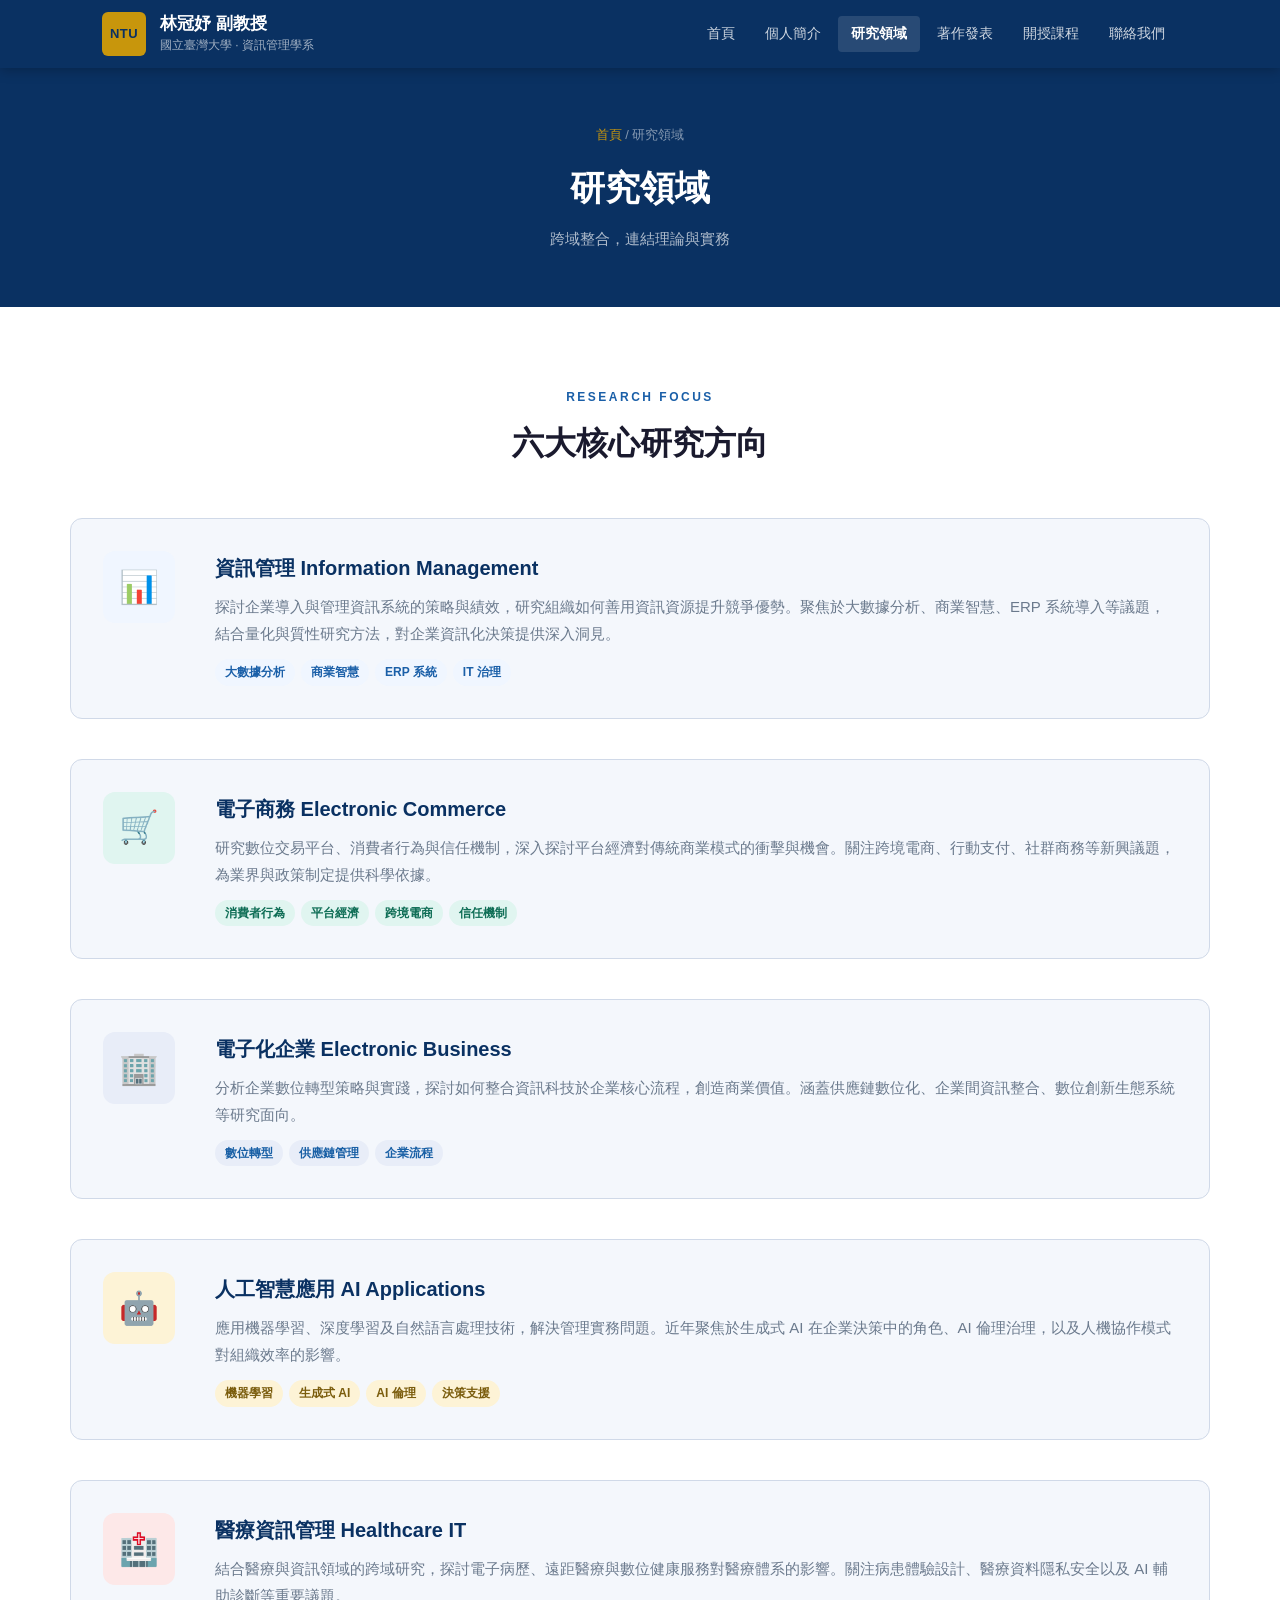
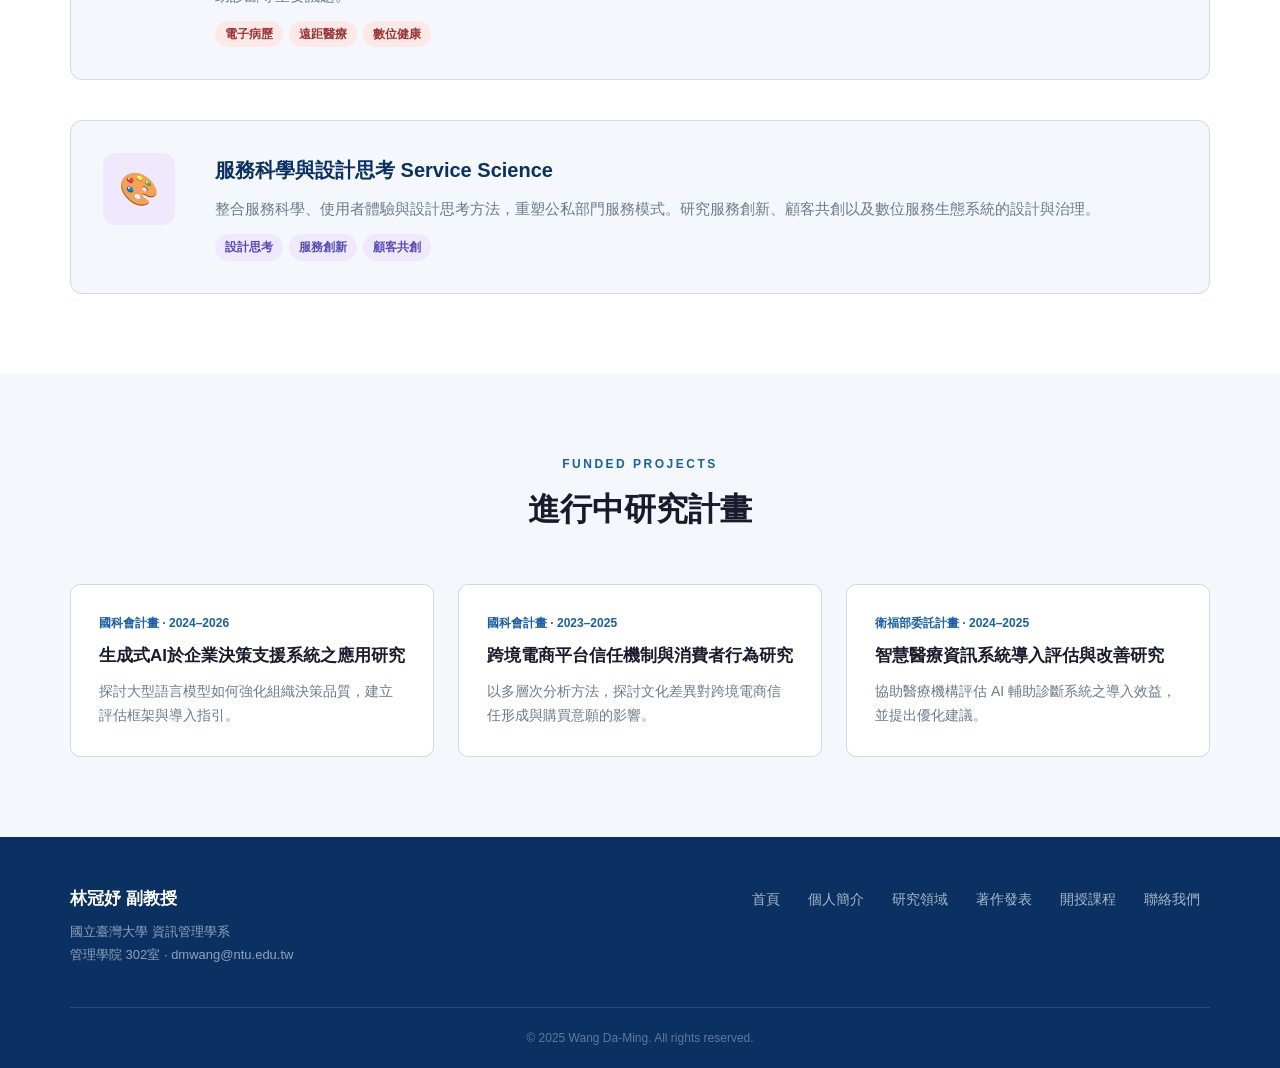
<file: research.html>
<!DOCTYPE html>
<html lang="zh-Hant">
<head>
<meta charset="UTF-8">
<meta name="viewport" content="width=device-width, initial-scale=1.0">
<title>研究領域 — 林冠妤副教授</title>
<link rel="stylesheet" href="style.css">
</head>
<body>

<header>
  <div class="header-inner">
    <div class="logo-block">
      <div class="logo-icon">NTU</div>
      <div>
        <div class="logo-title">林冠妤 副教授</div>
        <div class="logo-sub">國立臺灣大學 · 資訊管理學系</div>
      </div>
    </div>
    <nav>
      <a href="index.html">首頁</a>
      <a href="about.html">個人簡介</a>
      <a href="research.html" class="active">研究領域</a>
      <a href="publications.html">著作發表</a>
      <a href="teaching.html">開授課程</a>
      <a href="contact.html">聯絡我們</a>
    </nav>
    <button class="menu-btn" id="menuBtn" aria-label="選單">&#9776;</button>
  </div>
</header>
<div class="mobile-nav" id="mobileNav">
  <a href="index.html">首頁</a>
  <a href="about.html">個人簡介</a>
  <a href="research.html">研究領域</a>
  <a href="publications.html">著作發表</a>
  <a href="teaching.html">開授課程</a>
  <a href="contact.html">聯絡我們</a>
</div>

<div class="page-hero">
  <div class="breadcrumb"><a href="index.html">首頁</a> / 研究領域</div>
  <h1>研究領域</h1>
  <p>跨域整合，連結理論與實務</p>
</div>

<section class="section">
  <div class="container">
    <div class="section-header">
      <p class="eyebrow">Research Focus</p>
      <h2>六大核心研究方向</h2>
    </div>

    <div style="display: flex; flex-direction: column; gap: 2.5rem; margin-top: 1rem;">

      <div style="display:grid; grid-template-columns: 80px 1fr; gap: 2rem; align-items: start; background: var(--bg-light); border-radius: 12px; padding: 2rem; border: 1px solid var(--border);">
        <div style="width:72px; height:72px; background: var(--blue-pale); border-radius: 12px; display:flex; align-items:center; justify-content:center; font-size:32px;">📊</div>
        <div>
          <h3 style="font-size:20px; color: var(--blue-dark); margin-bottom:0.5rem;">資訊管理 Information Management</h3>
          <p style="color: var(--text-muted); font-size:15px; line-height:1.8; margin-bottom:0.75rem;">探討企業導入與管理資訊系統的策略與績效，研究組織如何善用資訊資源提升競爭優勢。聚焦於大數據分析、商業智慧、ERP 系統導入等議題，結合量化與質性研究方法，對企業資訊化決策提供深入洞見。</p>
          <div style="display:flex; flex-wrap:wrap; gap:6px;">
            <span style="background: var(--blue-pale); color: var(--blue-main); font-size:12px; padding:3px 10px; border-radius:20px; font-weight:600;">大數據分析</span>
            <span style="background: var(--blue-pale); color: var(--blue-main); font-size:12px; padding:3px 10px; border-radius:20px; font-weight:600;">商業智慧</span>
            <span style="background: var(--blue-pale); color: var(--blue-main); font-size:12px; padding:3px 10px; border-radius:20px; font-weight:600;">ERP 系統</span>
            <span style="background: var(--blue-pale); color: var(--blue-main); font-size:12px; padding:3px 10px; border-radius:20px; font-weight:600;">IT 治理</span>
          </div>
        </div>
      </div>

      <div style="display:grid; grid-template-columns: 80px 1fr; gap: 2rem; align-items: start; background: var(--bg-light); border-radius: 12px; padding: 2rem; border: 1px solid var(--border);">
        <div style="width:72px; height:72px; background: #e0f5f0; border-radius: 12px; display:flex; align-items:center; justify-content:center; font-size:32px;">🛒</div>
        <div>
          <h3 style="font-size:20px; color: var(--blue-dark); margin-bottom:0.5rem;">電子商務 Electronic Commerce</h3>
          <p style="color: var(--text-muted); font-size:15px; line-height:1.8; margin-bottom:0.75rem;">研究數位交易平台、消費者行為與信任機制，深入探討平台經濟對傳統商業模式的衝擊與機會。關注跨境電商、行動支付、社群商務等新興議題，為業界與政策制定提供科學依據。</p>
          <div style="display:flex; flex-wrap:wrap; gap:6px;">
            <span style="background: #e0f5f0; color: #0f6e56; font-size:12px; padding:3px 10px; border-radius:20px; font-weight:600;">消費者行為</span>
            <span style="background: #e0f5f0; color: #0f6e56; font-size:12px; padding:3px 10px; border-radius:20px; font-weight:600;">平台經濟</span>
            <span style="background: #e0f5f0; color: #0f6e56; font-size:12px; padding:3px 10px; border-radius:20px; font-weight:600;">跨境電商</span>
            <span style="background: #e0f5f0; color: #0f6e56; font-size:12px; padding:3px 10px; border-radius:20px; font-weight:600;">信任機制</span>
          </div>
        </div>
      </div>

      <div style="display:grid; grid-template-columns: 80px 1fr; gap: 2rem; align-items: start; background: var(--bg-light); border-radius: 12px; padding: 2rem; border: 1px solid var(--border);">
        <div style="width:72px; height:72px; background: #e8edf8; border-radius: 12px; display:flex; align-items:center; justify-content:center; font-size:32px;">🏢</div>
        <div>
          <h3 style="font-size:20px; color: var(--blue-dark); margin-bottom:0.5rem;">電子化企業 Electronic Business</h3>
          <p style="color: var(--text-muted); font-size:15px; line-height:1.8; margin-bottom:0.75rem;">分析企業數位轉型策略與實踐，探討如何整合資訊科技於企業核心流程，創造商業價值。涵蓋供應鏈數位化、企業間資訊整合、數位創新生態系統等研究面向。</p>
          <div style="display:flex; flex-wrap:wrap; gap:6px;">
            <span style="background: #e8edf8; color: #185fa5; font-size:12px; padding:3px 10px; border-radius:20px; font-weight:600;">數位轉型</span>
            <span style="background: #e8edf8; color: #185fa5; font-size:12px; padding:3px 10px; border-radius:20px; font-weight:600;">供應鏈管理</span>
            <span style="background: #e8edf8; color: #185fa5; font-size:12px; padding:3px 10px; border-radius:20px; font-weight:600;">企業流程</span>
          </div>
        </div>
      </div>

      <div style="display:grid; grid-template-columns: 80px 1fr; gap: 2rem; align-items: start; background: var(--bg-light); border-radius: 12px; padding: 2rem; border: 1px solid var(--border);">
        <div style="width:72px; height:72px; background: var(--gold-light); border-radius: 12px; display:flex; align-items:center; justify-content:center; font-size:32px;">🤖</div>
        <div>
          <h3 style="font-size:20px; color: var(--blue-dark); margin-bottom:0.5rem;">人工智慧應用 AI Applications</h3>
          <p style="color: var(--text-muted); font-size:15px; line-height:1.8; margin-bottom:0.75rem;">應用機器學習、深度學習及自然語言處理技術，解決管理實務問題。近年聚焦於生成式 AI 在企業決策中的角色、AI 倫理治理，以及人機協作模式對組織效率的影響。</p>
          <div style="display:flex; flex-wrap:wrap; gap:6px;">
            <span style="background: var(--gold-light); color: #7a5c0c; font-size:12px; padding:3px 10px; border-radius:20px; font-weight:600;">機器學習</span>
            <span style="background: var(--gold-light); color: #7a5c0c; font-size:12px; padding:3px 10px; border-radius:20px; font-weight:600;">生成式 AI</span>
            <span style="background: var(--gold-light); color: #7a5c0c; font-size:12px; padding:3px 10px; border-radius:20px; font-weight:600;">AI 倫理</span>
            <span style="background: var(--gold-light); color: #7a5c0c; font-size:12px; padding:3px 10px; border-radius:20px; font-weight:600;">決策支援</span>
          </div>
        </div>
      </div>

      <div style="display:grid; grid-template-columns: 80px 1fr; gap: 2rem; align-items: start; background: var(--bg-light); border-radius: 12px; padding: 2rem; border: 1px solid var(--border);">
        <div style="width:72px; height:72px; background: #fde8e8; border-radius: 12px; display:flex; align-items:center; justify-content:center; font-size:32px;">🏥</div>
        <div>
          <h3 style="font-size:20px; color: var(--blue-dark); margin-bottom:0.5rem;">醫療資訊管理 Healthcare IT</h3>
          <p style="color: var(--text-muted); font-size:15px; line-height:1.8; margin-bottom:0.75rem;">結合醫療與資訊領域的跨域研究，探討電子病歷、遠距醫療與數位健康服務對醫療體系的影響。關注病患體驗設計、醫療資料隱私安全以及 AI 輔助診斷等重要議題。</p>
          <div style="display:flex; flex-wrap:wrap; gap:6px;">
            <span style="background: #fde8e8; color: #993535; font-size:12px; padding:3px 10px; border-radius:20px; font-weight:600;">電子病歷</span>
            <span style="background: #fde8e8; color: #993535; font-size:12px; padding:3px 10px; border-radius:20px; font-weight:600;">遠距醫療</span>
            <span style="background: #fde8e8; color: #993535; font-size:12px; padding:3px 10px; border-radius:20px; font-weight:600;">數位健康</span>
          </div>
        </div>
      </div>

      <div style="display:grid; grid-template-columns: 80px 1fr; gap: 2rem; align-items: start; background: var(--bg-light); border-radius: 12px; padding: 2rem; border: 1px solid var(--border);">
        <div style="width:72px; height:72px; background: #f0e8fd; border-radius: 12px; display:flex; align-items:center; justify-content:center; font-size:32px;">🎨</div>
        <div>
          <h3 style="font-size:20px; color: var(--blue-dark); margin-bottom:0.5rem;">服務科學與設計思考 Service Science</h3>
          <p style="color: var(--text-muted); font-size:15px; line-height:1.8; margin-bottom:0.75rem;">整合服務科學、使用者體驗與設計思考方法，重塑公私部門服務模式。研究服務創新、顧客共創以及數位服務生態系統的設計與治理。</p>
          <div style="display:flex; flex-wrap:wrap; gap:6px;">
            <span style="background: #f0e8fd; color: #534ab7; font-size:12px; padding:3px 10px; border-radius:20px; font-weight:600;">設計思考</span>
            <span style="background: #f0e8fd; color: #534ab7; font-size:12px; padding:3px 10px; border-radius:20px; font-weight:600;">服務創新</span>
            <span style="background: #f0e8fd; color: #534ab7; font-size:12px; padding:3px 10px; border-radius:20px; font-weight:600;">顧客共創</span>
          </div>
        </div>
      </div>

    </div>
  </div>
</section>

<!-- Current Projects -->
<section class="section bg-light">
  <div class="container">
    <div class="section-header">
      <p class="eyebrow">Funded Projects</p>
      <h2>進行中研究計畫</h2>
    </div>
    <div class="cards-grid">
      <div class="card">
        <div style="font-size:12px; color: var(--blue-main); font-weight:600; margin-bottom:0.5rem;">國科會計畫 · 2024–2026</div>
        <h3>生成式AI於企業決策支援系統之應用研究</h3>
        <p>探討大型語言模型如何強化組織決策品質，建立評估框架與導入指引。</p>
      </div>
      <div class="card">
        <div style="font-size:12px; color: var(--blue-main); font-weight:600; margin-bottom:0.5rem;">國科會計畫 · 2023–2025</div>
        <h3>跨境電商平台信任機制與消費者行為研究</h3>
        <p>以多層次分析方法，探討文化差異對跨境電商信任形成與購買意願的影響。</p>
      </div>
      <div class="card">
        <div style="font-size:12px; color: var(--blue-main); font-weight:600; margin-bottom:0.5rem;">衛福部委託計畫 · 2024–2025</div>
        <h3>智慧醫療資訊系統導入評估與改善研究</h3>
        <p>協助醫療機構評估 AI 輔助診斷系統之導入效益，並提出優化建議。</p>
      </div>
    </div>
  </div>
</section>

<footer>
  <div class="footer-inner">
    <div class="footer-left">
      <div class="footer-name">林冠妤 副教授</div>
      <div class="footer-sub">國立臺灣大學 資訊管理學系</div>
      <div class="footer-sub">管理學院 302室 · dmwang@ntu.edu.tw</div>
    </div>
    <div class="footer-links">
      <a href="index.html">首頁</a>
      <a href="about.html">個人簡介</a>
      <a href="research.html">研究領域</a>
      <a href="publications.html">著作發表</a>
      <a href="teaching.html">開授課程</a>
      <a href="contact.html">聯絡我們</a>
    </div>
  </div>
  <div class="footer-bottom">© 2025 Wang Da-Ming. All rights reserved.</div>
</footer>
<script>
  document.getElementById('menuBtn').addEventListener('click', () =>
    document.getElementById('mobileNav').classList.toggle('open'));
</script>
</body>
</html>
</file>
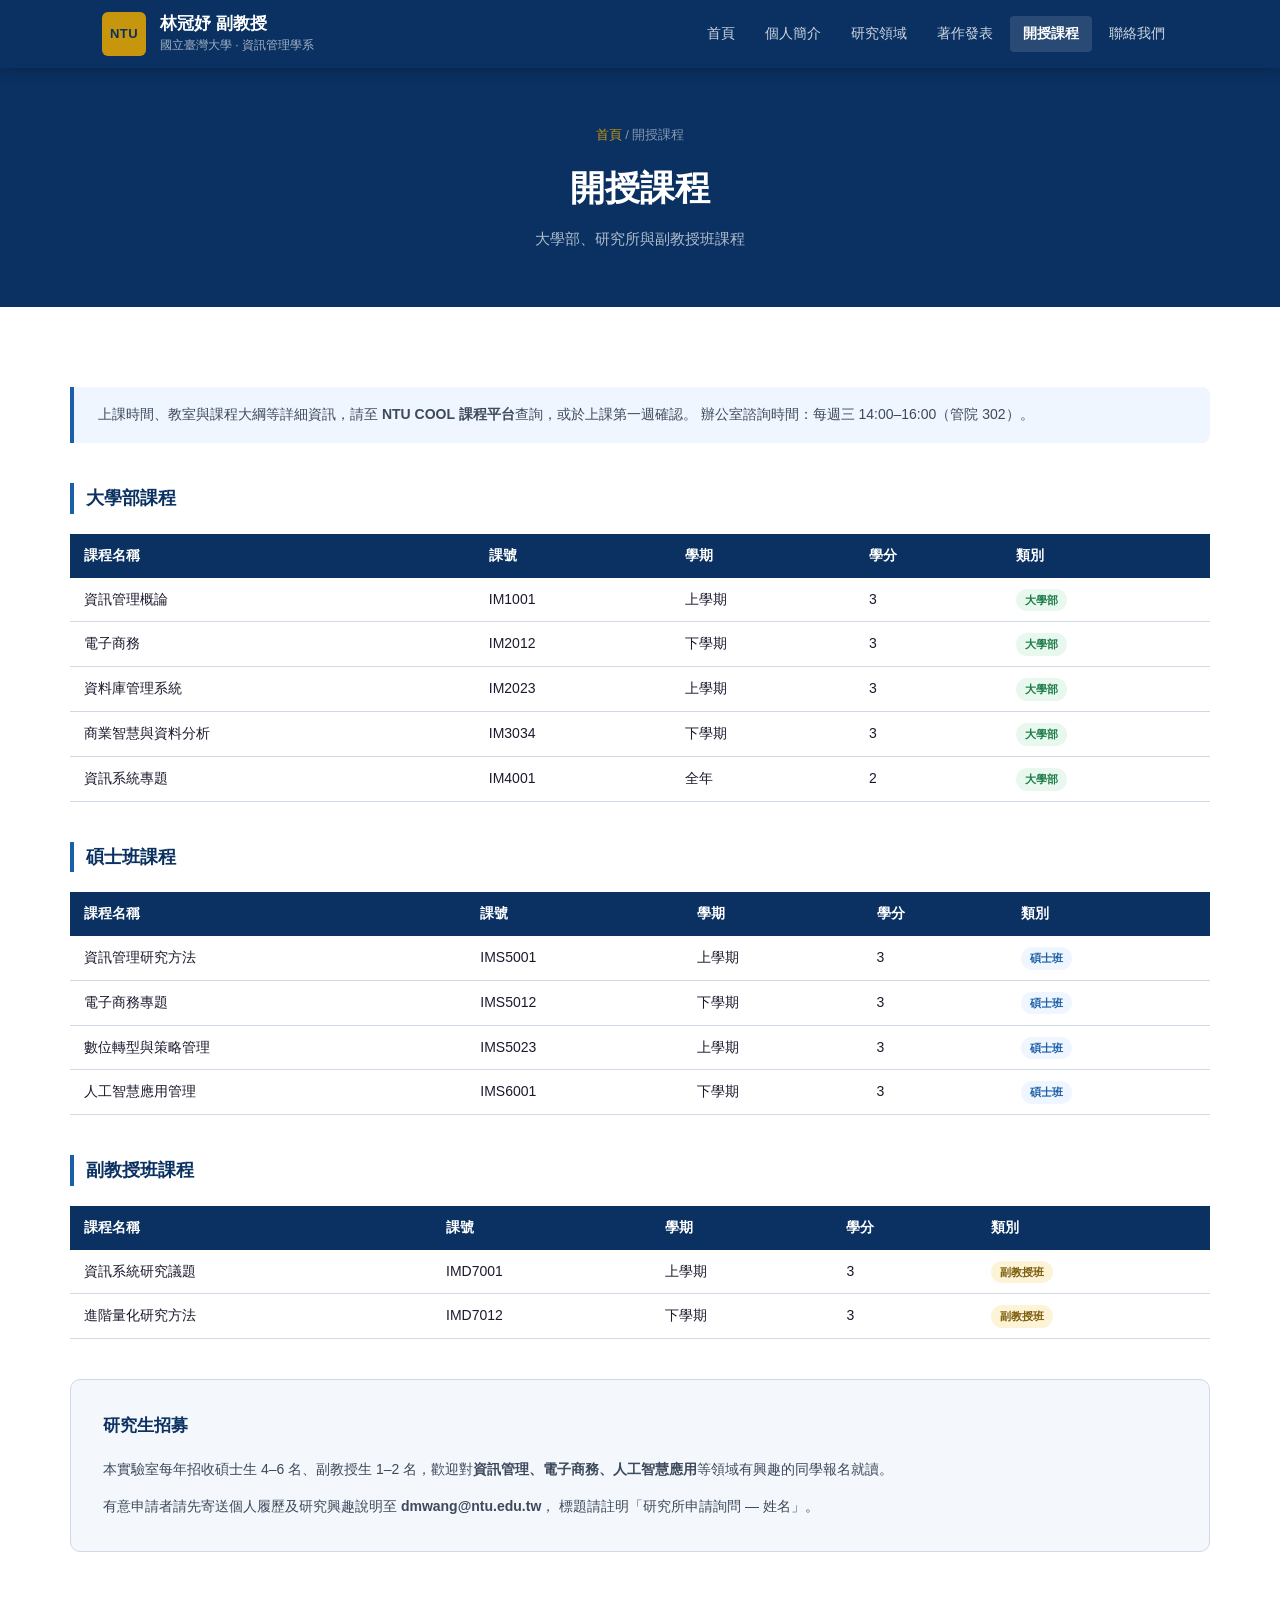
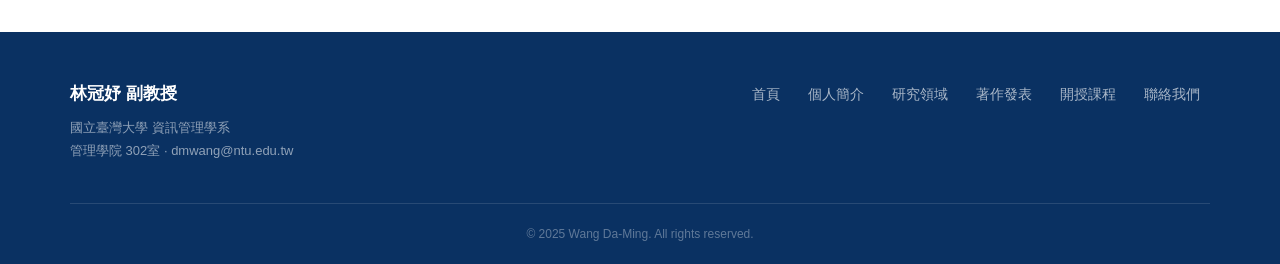
<file: teaching.html>
<!DOCTYPE html>
<html lang="zh-Hant">
<head>
<meta charset="UTF-8">
<meta name="viewport" content="width=device-width, initial-scale=1.0">
<title>開授課程 — 林冠妤副教授</title>
<link rel="stylesheet" href="style.css">
</head>
<body>

<header>
  <div class="header-inner">
    <div class="logo-block">
      <div class="logo-icon">NTU</div>
      <div>
        <div class="logo-title">林冠妤 副教授</div>
        <div class="logo-sub">國立臺灣大學 · 資訊管理學系</div>
      </div>
    </div>
    <nav>
      <a href="index.html">首頁</a>
      <a href="about.html">個人簡介</a>
      <a href="research.html">研究領域</a>
      <a href="publications.html">著作發表</a>
      <a href="teaching.html" class="active">開授課程</a>
      <a href="contact.html">聯絡我們</a>
    </nav>
    <button class="menu-btn" id="menuBtn" aria-label="選單">&#9776;</button>
  </div>
</header>
<div class="mobile-nav" id="mobileNav">
  <a href="index.html">首頁</a>
  <a href="about.html">個人簡介</a>
  <a href="research.html">研究領域</a>
  <a href="publications.html">著作發表</a>
  <a href="teaching.html">開授課程</a>
  <a href="contact.html">聯絡我們</a>
</div>

<div class="page-hero">
  <div class="breadcrumb"><a href="index.html">首頁</a> / 開授課程</div>
  <h1>開授課程</h1>
  <p>大學部、研究所與副教授班課程</p>
</div>

<section class="section">
  <div class="container">

    <div style="background: var(--blue-pale); border-left: 4px solid var(--blue-main); padding: 1rem 1.5rem; border-radius: 0 8px 8px 0; margin-bottom:2.5rem; font-size:14px; color: var(--text-mid);">
      上課時間、教室與課程大綱等詳細資訊，請至
      <strong>NTU COOL 課程平台</strong>查詢，或於上課第一週確認。
      辦公室諮詢時間：每週三 14:00–16:00（管院 302）。
    </div>

    <div class="course-section">
      <h3>大學部課程</h3>
      <table class="course-table">
        <thead>
          <tr>
            <th>課程名稱</th>
            <th>課號</th>
            <th>學期</th>
            <th>學分</th>
            <th>類別</th>
          </tr>
        </thead>
        <tbody>
          <tr>
            <td>資訊管理概論</td>
            <td>IM1001</td>
            <td>上學期</td>
            <td>3</td>
            <td><span class="tag ug">大學部</span></td>
          </tr>
          <tr>
            <td>電子商務</td>
            <td>IM2012</td>
            <td>下學期</td>
            <td>3</td>
            <td><span class="tag ug">大學部</span></td>
          </tr>
          <tr>
            <td>資料庫管理系統</td>
            <td>IM2023</td>
            <td>上學期</td>
            <td>3</td>
            <td><span class="tag ug">大學部</span></td>
          </tr>
          <tr>
            <td>商業智慧與資料分析</td>
            <td>IM3034</td>
            <td>下學期</td>
            <td>3</td>
            <td><span class="tag ug">大學部</span></td>
          </tr>
          <tr>
            <td>資訊系統專題</td>
            <td>IM4001</td>
            <td>全年</td>
            <td>2</td>
            <td><span class="tag ug">大學部</span></td>
          </tr>
        </tbody>
      </table>
    </div>

    <div class="course-section">
      <h3>碩士班課程</h3>
      <table class="course-table">
        <thead>
          <tr>
            <th>課程名稱</th>
            <th>課號</th>
            <th>學期</th>
            <th>學分</th>
            <th>類別</th>
          </tr>
        </thead>
        <tbody>
          <tr>
            <td>資訊管理研究方法</td>
            <td>IMS5001</td>
            <td>上學期</td>
            <td>3</td>
            <td><span class="tag grad">碩士班</span></td>
          </tr>
          <tr>
            <td>電子商務專題</td>
            <td>IMS5012</td>
            <td>下學期</td>
            <td>3</td>
            <td><span class="tag grad">碩士班</span></td>
          </tr>
          <tr>
            <td>數位轉型與策略管理</td>
            <td>IMS5023</td>
            <td>上學期</td>
            <td>3</td>
            <td><span class="tag grad">碩士班</span></td>
          </tr>
          <tr>
            <td>人工智慧應用管理</td>
            <td>IMS6001</td>
            <td>下學期</td>
            <td>3</td>
            <td><span class="tag grad">碩士班</span></td>
          </tr>
        </tbody>
      </table>
    </div>

    <div class="course-section">
      <h3>副教授班課程</h3>
      <table class="course-table">
        <thead>
          <tr>
            <th>課程名稱</th>
            <th>課號</th>
            <th>學期</th>
            <th>學分</th>
            <th>類別</th>
          </tr>
        </thead>
        <tbody>
          <tr>
            <td>資訊系統研究議題</td>
            <td>IMD7001</td>
            <td>上學期</td>
            <td>3</td>
            <td><span class="tag phd">副教授班</span></td>
          </tr>
          <tr>
            <td>進階量化研究方法</td>
            <td>IMD7012</td>
            <td>下學期</td>
            <td>3</td>
            <td><span class="tag phd">副教授班</span></td>
          </tr>
        </tbody>
      </table>
    </div>

    <!-- TA / Research assistants notice -->
    <div style="background: var(--bg-light); border-radius: 10px; padding: 2rem; border: 1px solid var(--border); margin-top: 1rem;">
      <h3 style="font-size:17px; color: var(--blue-dark); margin-bottom: 1rem;">研究生招募</h3>
      <p style="font-size:14px; color: var(--text-mid); line-height:1.8; margin-bottom:0.75rem;">
        本實驗室每年招收碩士生 4–6 名、副教授生 1–2 名，歡迎對<strong>資訊管理、電子商務、人工智慧應用</strong>等領域有興趣的同學報名就讀。
      </p>
      <p style="font-size:14px; color: var(--text-mid); line-height:1.8;">
        有意申請者請先寄送個人履歷及研究興趣說明至 <strong>dmwang@ntu.edu.tw</strong>，
        標題請註明「研究所申請詢問 — 姓名」。
      </p>
    </div>

  </div>
</section>

<footer>
  <div class="footer-inner">
    <div class="footer-left">
      <div class="footer-name">林冠妤 副教授</div>
      <div class="footer-sub">國立臺灣大學 資訊管理學系</div>
      <div class="footer-sub">管理學院 302室 · dmwang@ntu.edu.tw</div>
    </div>
    <div class="footer-links">
      <a href="index.html">首頁</a>
      <a href="about.html">個人簡介</a>
      <a href="research.html">研究領域</a>
      <a href="publications.html">著作發表</a>
      <a href="teaching.html">開授課程</a>
      <a href="contact.html">聯絡我們</a>
    </div>
  </div>
  <div class="footer-bottom">© 2025 Wang Da-Ming. All rights reserved.</div>
</footer>

<script>
  document.getElementById('menuBtn').addEventListener('click', () =>
    document.getElementById('mobileNav').classList.toggle('open'));
</script>
</body>
</html>
</file>
<file: style.css>
/* ========================
   Base & Reset
======================== */
*, *::before, *::after { box-sizing: border-box; margin: 0; padding: 0; }

:root {
  --blue-dark: #0a3162;
  --blue-main: #1a5fa8;
  --blue-mid:  #2d7dd2;
  --blue-light: #ddeeff;
  --blue-pale:  #f0f6ff;
  --gold:       #c8960c;
  --gold-light: #fdf3d6;
  --text-dark:  #1a1a2e;
  --text-mid:   #3d4a5c;
  --text-muted: #6b7a8d;
  --border:     #d0d9e8;
  --white:      #ffffff;
  --bg-light:   #f4f7fc;
}

html { scroll-behavior: smooth; }
body { font-family: 'Segoe UI', 'PingFang TC', 'Microsoft JhengHei', sans-serif; color: var(--text-dark); background: var(--white); line-height: 1.7; }
a { text-decoration: none; color: inherit; }
img { max-width: 100%; }

/* ========================
   Header
======================== */
header {
  background: var(--blue-dark);
  position: sticky; top: 0; z-index: 100;
  box-shadow: 0 2px 12px rgba(0,0,0,0.25);
}
.header-inner {
  max-width: 1140px; margin: 0 auto;
  padding: 0 2rem;
  display: flex; align-items: center; gap: 2rem;
  height: 68px;
}
.logo-block { display: flex; align-items: center; gap: 14px; flex-shrink: 0; }
.logo-icon {
  width: 44px; height: 44px; border-radius: 6px;
  background: var(--gold); color: var(--blue-dark);
  font-weight: 700; font-size: 13px;
  display: flex; align-items: center; justify-content: center;
  letter-spacing: 0.5px;
}
.logo-title { color: #fff; font-size: 17px; font-weight: 600; line-height: 1.3; }
.logo-sub { color: rgba(255,255,255,0.62); font-size: 12px; }
nav { margin-left: auto; display: flex; gap: 0.25rem; }
nav a {
  color: rgba(255,255,255,0.8); font-size: 14px;
  padding: 6px 13px; border-radius: 4px;
  transition: background 0.18s, color 0.18s;
}
nav a:hover, nav a.active {
  background: rgba(255,255,255,0.12); color: #fff;
}
nav a.active { font-weight: 600; }
.menu-btn {
  display: none; background: none; border: none;
  color: #fff; font-size: 22px; cursor: pointer; padding: 6px;
}
.mobile-nav {
  display: none; flex-direction: column;
  background: var(--blue-dark); border-top: 1px solid rgba(255,255,255,0.1);
}
.mobile-nav.open { display: flex; }
.mobile-nav a {
  color: rgba(255,255,255,0.85); padding: 14px 2rem;
  border-bottom: 1px solid rgba(255,255,255,0.06); font-size: 15px;
}
.mobile-nav a:hover { background: rgba(255,255,255,0.07); }

/* ========================
   Hero
======================== */
.hero {
  background: linear-gradient(135deg, var(--blue-dark) 0%, #16407a 55%, #1a5fa8 100%);
  padding: 5rem 2rem 4rem;
}
.hero-inner {
  max-width: 1140px; margin: 0 auto;
  display: grid; grid-template-columns: 1fr 340px; gap: 4rem; align-items: center;
}
.hero-eyebrow { color: var(--gold); font-size: 13px; font-weight: 600; letter-spacing: 2px; text-transform: uppercase; margin-bottom: 1rem; }
.hero h1 { font-size: 3.2rem; font-weight: 700; color: #fff; line-height: 1.2; margin-bottom: 1.5rem; }
.hero-desc { color: rgba(255,255,255,0.78); font-size: 1.05rem; max-width: 480px; margin-bottom: 2rem; }
.hero-btns { display: flex; gap: 1rem; flex-wrap: wrap; }
.btn-primary {
  background: var(--gold); color: var(--blue-dark);
  padding: 12px 28px; border-radius: 6px; font-weight: 600; font-size: 15px;
  transition: opacity 0.18s;
}
.btn-primary:hover { opacity: 0.88; }
.btn-outline {
  border: 1.5px solid rgba(255,255,255,0.55); color: #fff;
  padding: 12px 28px; border-radius: 6px; font-weight: 500; font-size: 15px;
  transition: background 0.18s;
}
.btn-outline:hover { background: rgba(255,255,255,0.1); }

.hero-card {
  background: #fff; border-radius: 12px;
  padding: 2rem 1.75rem;
  box-shadow: 0 8px 40px rgba(0,0,0,0.28);
}
.prof-avatar {
  width: 72px; height: 72px; border-radius: 50%;
  background: var(--blue-main); color: #fff;
  font-size: 28px; font-weight: 700;
  display: flex; align-items: center; justify-content: center;
  margin: 0 auto 0.75rem;
}
.prof-name { text-align: center; font-size: 18px; font-weight: 700; color: var(--text-dark); }
.prof-title { text-align: center; font-size: 13px; color: var(--blue-main); margin-bottom: 1.25rem; font-weight: 500; }
.prof-divider { border-top: 1px solid var(--border); margin-bottom: 1.25rem; }
.prof-info-row { display: flex; justify-content: space-between; font-size: 13.5px; padding: 5px 0; color: var(--text-mid); gap: 8px; }
.prof-info-row .label { color: var(--text-muted); flex-shrink: 0; }

/* ========================
   Stats Bar
======================== */
.stats-bar { background: var(--blue-main); padding: 1.5rem 2rem; }
.stats-inner {
  max-width: 1140px; margin: 0 auto;
  display: flex; align-items: center; justify-content: center; gap: 0; flex-wrap: wrap;
}
.stat { text-align: center; padding: 0.5rem 3rem; }
.stat-num { display: block; font-size: 2rem; font-weight: 700; color: #fff; }
.stat-label { font-size: 13px; color: rgba(255,255,255,0.75); margin-top: 2px; }
.stat-div { width: 1px; height: 40px; background: rgba(255,255,255,0.25); }

/* ========================
   Sections
======================== */
.section { padding: 5rem 2rem; }
.section.bg-light { background: var(--bg-light); }
.container { max-width: 1140px; margin: 0 auto; }
.section-header { text-align: center; margin-bottom: 3rem; }
.eyebrow { font-size: 12px; font-weight: 600; letter-spacing: 2.5px; text-transform: uppercase; color: var(--blue-main); margin-bottom: 0.5rem; }
.section-header h2 { font-size: 2rem; font-weight: 700; color: var(--text-dark); }

/* Research Cards */
.cards-grid { display: grid; grid-template-columns: repeat(auto-fit, minmax(300px, 1fr)); gap: 1.5rem; }
.card {
  background: var(--white); border: 1px solid var(--border);
  border-radius: 10px; padding: 1.75rem;
  transition: box-shadow 0.2s, transform 0.2s;
}
.card:hover { box-shadow: 0 6px 24px rgba(10,49,98,0.12); transform: translateY(-3px); }
.card-icon {
  width: 48px; height: 48px; border-radius: 10px;
  display: flex; align-items: center; justify-content: center;
  font-size: 22px; margin-bottom: 1rem;
}
.card-icon.blue { background: var(--blue-pale); }
.card-icon.teal { background: #e0f5f0; }
.card-icon.navy { background: #e8edf8; }
.card-icon.gold { background: var(--gold-light); }
.card-icon.red { background: #fde8e8; }
.card-icon.purple { background: #f0e8fd; }
.card h3 { font-size: 17px; font-weight: 600; color: var(--text-dark); margin-bottom: 0.6rem; }
.card p { font-size: 14px; color: var(--text-muted); line-height: 1.7; }

/* Publications */
.pub-list { display: flex; flex-direction: column; gap: 0; margin-bottom: 2rem; }
.pub-item {
  display: flex; align-items: flex-start; gap: 1.25rem;
  padding: 1.25rem 0; border-bottom: 1px solid var(--border);
}
.pub-year { font-size: 13px; font-weight: 600; color: var(--blue-main); min-width: 42px; padding-top: 3px; }
.pub-content { flex: 1; }
.pub-title { font-size: 15px; font-weight: 600; color: var(--text-dark); margin-bottom: 0.3rem; line-height: 1.5; }
.pub-meta { font-size: 13px; color: var(--text-muted); }
.pub-meta em { font-style: italic; color: var(--text-mid); }
.pub-badge { font-size: 11px; font-weight: 600; padding: 3px 10px; border-radius: 20px; flex-shrink: 0; margin-top: 3px; }
.pub-badge.journal { background: var(--blue-pale); color: var(--blue-main); }
.pub-badge.conf { background: #e8f8ef; color: #1a7a45; }
.center-btn { text-align: center; }
.center-btn .btn-outline { border-color: var(--blue-main); color: var(--blue-main); display: inline-block; }
.center-btn .btn-outline:hover { background: var(--blue-pale); }

/* News */
.news-grid { display: grid; grid-template-columns: repeat(auto-fit, minmax(280px, 1fr)); gap: 1.5rem; }
.news-card {
  border: 1px solid var(--border); border-top: 3px solid var(--blue-main);
  border-radius: 8px; padding: 1.5rem;
  background: var(--white);
}
.news-date { font-size: 12px; color: var(--text-muted); letter-spacing: 1px; margin-bottom: 0.6rem; }
.news-title { font-size: 16px; font-weight: 600; color: var(--text-dark); margin-bottom: 0.6rem; }
.news-body { font-size: 14px; color: var(--text-muted); line-height: 1.65; }

/* Footer */
footer { background: var(--blue-dark); padding: 3rem 2rem 0; }
.footer-inner {
  max-width: 1140px; margin: 0 auto;
  display: flex; justify-content: space-between; align-items: flex-start;
  flex-wrap: wrap; gap: 2rem; padding-bottom: 2.5rem;
  border-bottom: 1px solid rgba(255,255,255,0.12);
}
.footer-name { color: #fff; font-size: 17px; font-weight: 600; margin-bottom: 0.4rem; }
.footer-sub { color: rgba(255,255,255,0.55); font-size: 13px; line-height: 1.8; }
.footer-links { display: flex; gap: 0.5rem; flex-wrap: wrap; }
.footer-links a {
  color: rgba(255,255,255,0.65); font-size: 13.5px;
  padding: 4px 10px; border-radius: 4px;
  transition: color 0.15s;
}
.footer-links a:hover { color: #fff; }
.footer-bottom {
  max-width: 1140px; margin: 0 auto;
  text-align: center; padding: 1.25rem 0;
  color: rgba(255,255,255,0.35); font-size: 12px;
}

/* ========================
   Page Hero (sub pages)
======================== */
.page-hero {
  background: var(--blue-dark);
  padding: 3.5rem 2rem;
  text-align: center;
}
.page-hero h1 { color: #fff; font-size: 2.2rem; font-weight: 700; }
.page-hero p { color: rgba(255,255,255,0.68); margin-top: 0.5rem; font-size: 15px; }
.breadcrumb { color: rgba(255,255,255,0.5); font-size: 13px; margin-bottom: 0.75rem; }
.breadcrumb a { color: var(--gold); }

/* ========================
   About Page
======================== */
.about-grid { display: grid; grid-template-columns: 280px 1fr; gap: 3rem; align-items: start; }
.about-sidebar .avatar-lg {
  width: 100%; aspect-ratio: 1;
  border-radius: 12px; background: var(--blue-light);
  display: flex; align-items: center; justify-content: center;
  font-size: 60px; font-weight: 700; color: var(--blue-main);
  margin-bottom: 1.5rem;
}
.sidebar-card {
  background: var(--bg-light); border-radius: 10px;
  padding: 1.25rem; border: 1px solid var(--border);
}
.sidebar-card h4 { font-size: 13px; font-weight: 700; text-transform: uppercase; letter-spacing: 1px; color: var(--text-muted); margin-bottom: 1rem; }
.sidebar-row { display: flex; gap: 0.75rem; padding: 6px 0; font-size: 14px; border-bottom: 1px solid var(--border); }
.sidebar-row:last-child { border-bottom: none; }
.sidebar-row .k { color: var(--text-muted); flex-shrink: 0; min-width: 70px; }
.sidebar-row .v { color: var(--text-dark); }
.about-content h2 { font-size: 1.5rem; font-weight: 700; color: var(--text-dark); margin-bottom: 1rem; }
.about-content p { font-size: 15px; color: var(--text-mid); line-height: 1.85; margin-bottom: 1.25rem; }
.edu-item { display: flex; gap: 1rem; padding: 1rem 0; border-bottom: 1px solid var(--border); }
.edu-item:last-child { border-bottom: none; }
.edu-dot { width: 10px; height: 10px; border-radius: 50%; background: var(--blue-main); margin-top: 7px; flex-shrink: 0; }
.edu-year { font-size: 12px; color: var(--blue-main); font-weight: 600; margin-bottom: 3px; }
.edu-degree { font-size: 15px; font-weight: 600; color: var(--text-dark); }
.edu-school { font-size: 13px; color: var(--text-muted); }

/* ========================
   Teaching Page
======================== */
.course-section { margin-bottom: 2.5rem; }
.course-section h3 { font-size: 18px; font-weight: 700; color: var(--blue-dark); border-left: 4px solid var(--blue-main); padding-left: 12px; margin-bottom: 1.25rem; }
.course-table { width: 100%; border-collapse: collapse; font-size: 14px; }
.course-table th { background: var(--blue-dark); color: #fff; padding: 10px 14px; text-align: left; font-weight: 600; }
.course-table td { padding: 10px 14px; border-bottom: 1px solid var(--border); }
.course-table tr:hover td { background: var(--blue-pale); }
.tag { display: inline-block; font-size: 11px; padding: 2px 9px; border-radius: 20px; font-weight: 600; }
.tag.ug { background: #e8f8ef; color: #1a7a45; }
.tag.grad { background: var(--blue-pale); color: var(--blue-main); }
.tag.phd { background: var(--gold-light); color: #7a5c0c; }

/* ========================
   Contact Page
======================== */
.contact-grid { display: grid; grid-template-columns: 1fr 1fr; gap: 3rem; }
.contact-info-block h3 { font-size: 18px; font-weight: 700; color: var(--text-dark); margin-bottom: 1.25rem; }
.contact-row { display: flex; gap: 1rem; padding: 0.85rem 0; border-bottom: 1px solid var(--border); font-size: 15px; }
.contact-row:last-child { border-bottom: none; }
.contact-row .ci { font-size: 20px; flex-shrink: 0; }
.contact-row .ck { color: var(--text-muted); font-size: 13px; }
.contact-row .cv { color: var(--text-dark); font-weight: 500; margin-top: 2px; }
.contact-form-wrap h3 { font-size: 18px; font-weight: 700; color: var(--text-dark); margin-bottom: 1.25rem; }
.form-group { margin-bottom: 1.2rem; }
.form-group label { display: block; font-size: 13px; font-weight: 600; color: var(--text-mid); margin-bottom: 5px; }
.form-group input, .form-group textarea, .form-group select {
  width: 100%; padding: 10px 14px; border: 1px solid var(--border);
  border-radius: 6px; font-size: 15px; font-family: inherit;
  color: var(--text-dark); background: var(--white);
  transition: border-color 0.18s;
}
.form-group input:focus, .form-group textarea:focus {
  outline: none; border-color: var(--blue-main);
  box-shadow: 0 0 0 3px rgba(26,95,168,0.12);
}
.form-group textarea { resize: vertical; min-height: 130px; }
.submit-btn {
  background: var(--blue-main); color: #fff;
  padding: 12px 32px; border: none; border-radius: 6px;
  font-size: 15px; font-weight: 600; cursor: pointer;
  transition: background 0.18s;
  font-family: inherit;
}
.submit-btn:hover { background: var(--blue-dark); }
.map-placeholder {
  background: var(--bg-light); border: 1px solid var(--border);
  border-radius: 10px; padding: 2.5rem; text-align: center;
  margin-top: 2.5rem;
}
.map-placeholder p { color: var(--text-muted); font-size: 14px; }

/* ========================
   Responsive
======================== */
@media (max-width: 900px) {
  .hero-inner { grid-template-columns: 1fr; gap: 2.5rem; }
  .hero h1 { font-size: 2.4rem; }
  .hero-card { max-width: 380px; }
  .about-grid { grid-template-columns: 1fr; }
  .contact-grid { grid-template-columns: 1fr; }
  .stat { padding: 0.5rem 1.5rem; }
  .stat-div { display: none; }
}
@media (max-width: 680px) {
  nav { display: none; }
  .menu-btn { display: block; }
  .header-inner { padding: 0 1.25rem; }
  .hero { padding: 3rem 1.25rem; }
  .hero h1 { font-size: 2rem; }
  .section { padding: 3.5rem 1.25rem; }
  .footer-inner { flex-direction: column; }
  .footer-links { flex-direction: column; gap: 0; }
}
</file>
